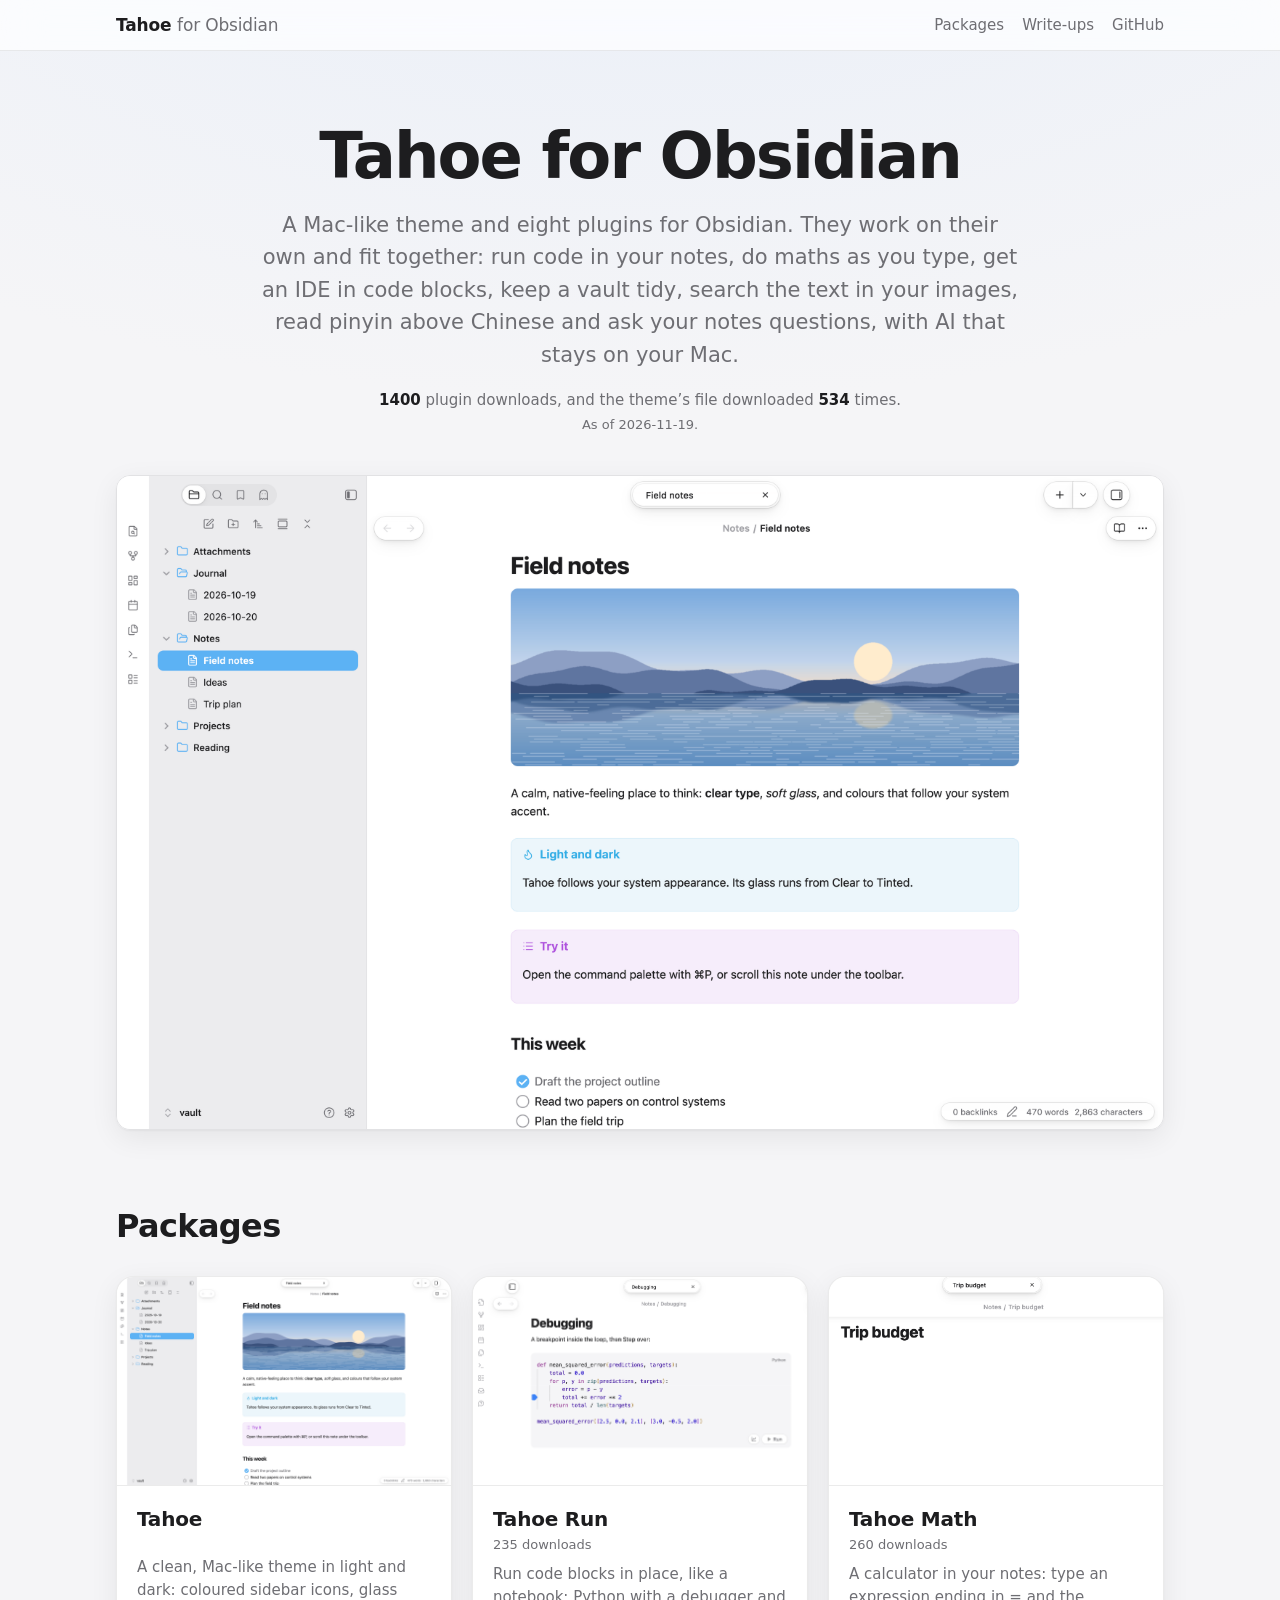
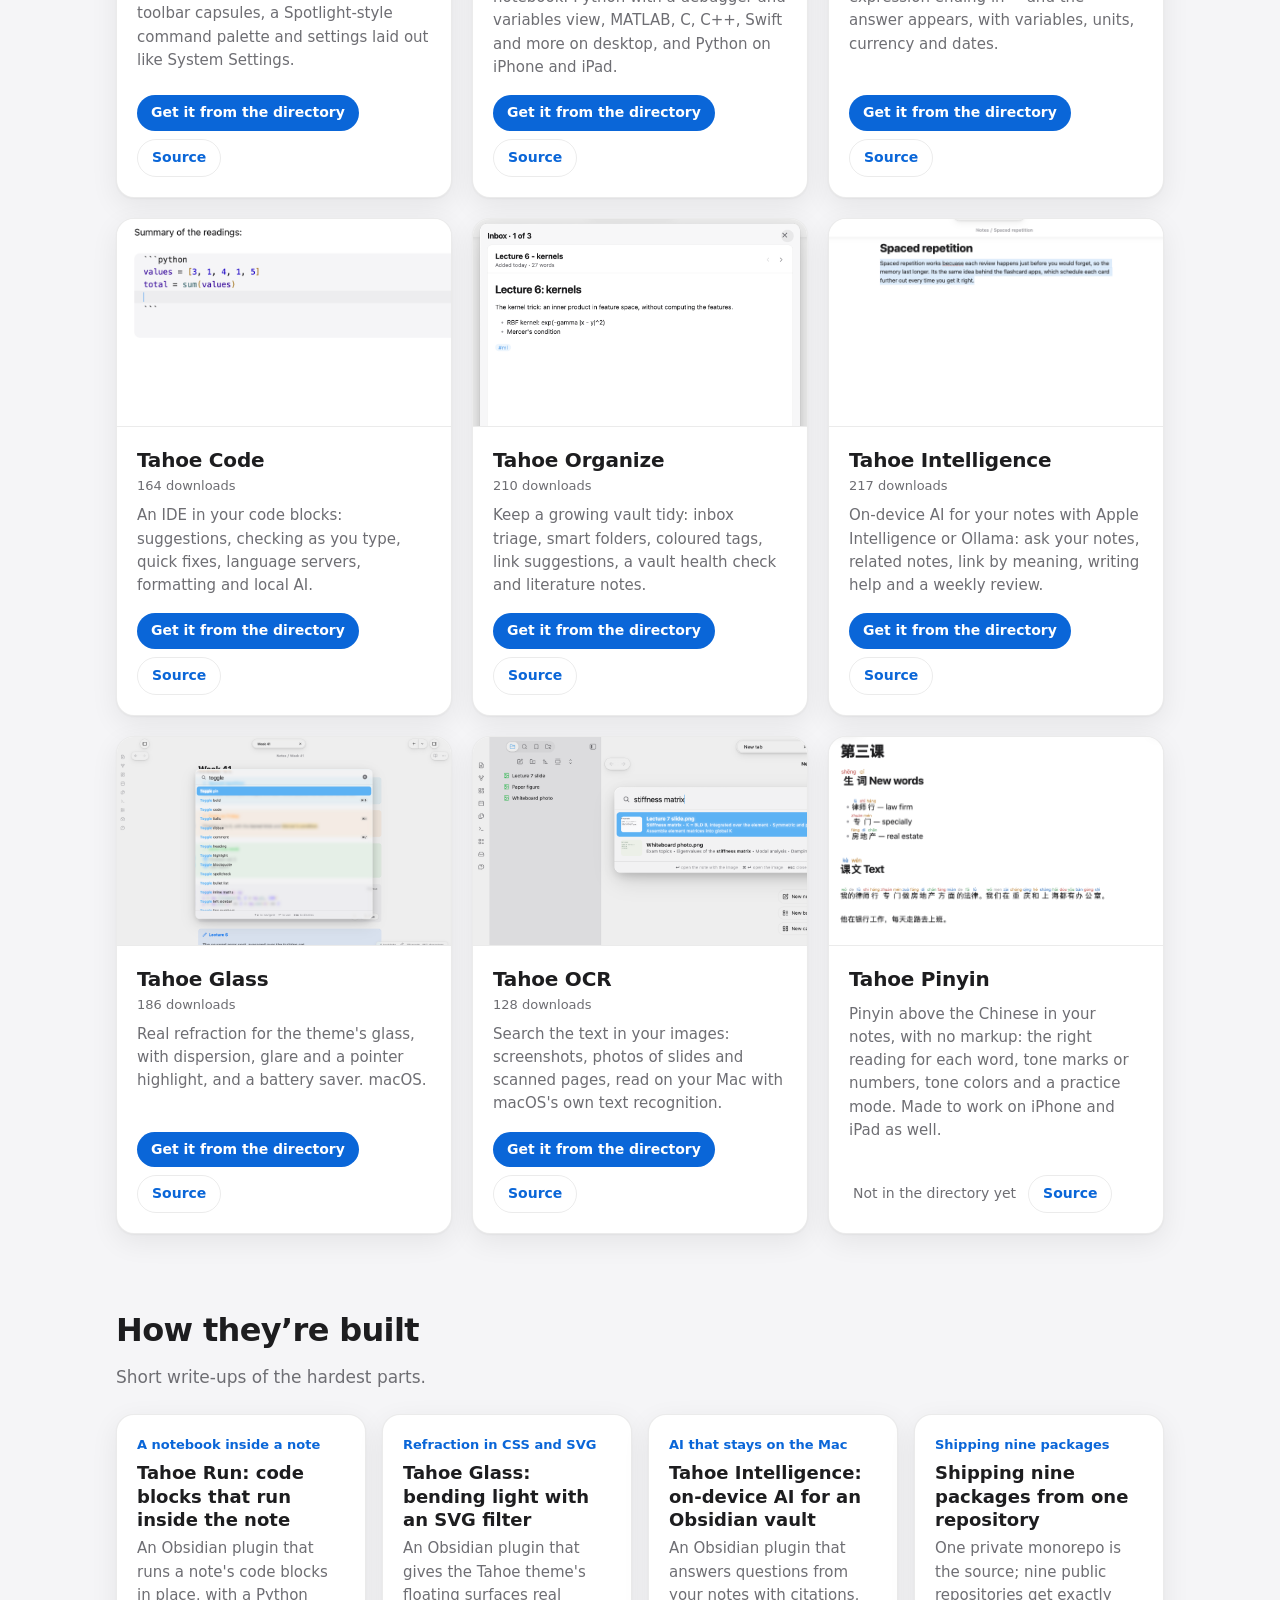
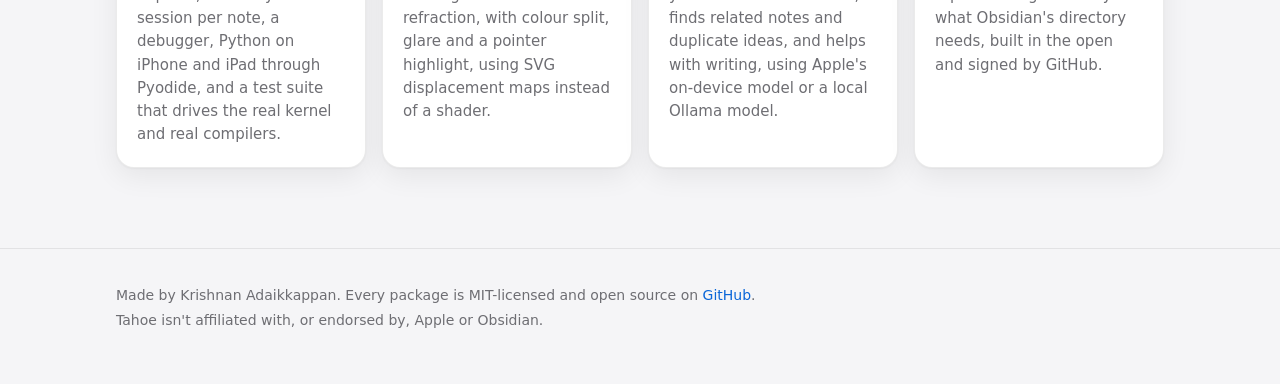
<file: index.html>
<!doctype html>
<html lang="en">
<head>
<meta charset="utf-8">
<meta name="viewport" content="width=device-width, initial-scale=1">
<title>Tahoe for Obsidian</title>
<meta name="description" content="A Mac-like theme and eight plugins for Obsidian: run code, maths, an IDE in code blocks, vault tidying, text in images, pinyin and on-device AI.">
<meta property="og:title" content="Tahoe for Obsidian">
<meta property="og:description" content="A Mac-like theme and eight plugins for Obsidian: run code, maths, an IDE in code blocks, vault tidying, text in images, pinyin and on-device AI.">
<link rel="stylesheet" href="style.css">
</head>
<body>
<header class="bar"><div class="bar-inner"><a class="brand" href="index.html">Tahoe <span>for Obsidian</span></a>
<nav><a href="index.html#packages">Packages</a><a href="index.html#writeups">Write-ups</a><a href="https://github.com/krishnanefx">GitHub</a></nav></div></header>
<main>
<section class="hero wrap">
<h1>Tahoe for Obsidian</h1>
<p class="lede">A Mac-like theme and eight plugins for Obsidian. They work on their own and fit together: run code in your notes, do maths as you type, get an IDE in code blocks, keep a vault tidy, search the text in your images, read pinyin above Chinese and ask your notes questions, with AI that stays on your Mac.</p>
<p class="stats"><span id="plugin-total">1400</span> plugin downloads, and the theme&rsquo;s file downloaded <span id="theme-total">534</span> times. <small id="stats-note">As of 2026-11-19.</small></p>
<picture class="shot"><source srcset="images/hero-dark.png" media="(prefers-color-scheme: dark)"><img src="images/hero-light.png" alt="Obsidian with the Tahoe theme: a sidebar of folders, a glass toolbar and a note"></picture>
</section>
<section id="packages" class="wrap">
<h2>Packages</h2>
<div class="grid">
<article class="card">
<img src="images/theme-light.png" alt="Tahoe" loading="lazy">
<div class="card-body"><h3>Tahoe</h3><span class="count" data-theme></span>
<p>A clean, Mac-like theme in light and dark: coloured sidebar icons, glass toolbar capsules, a Spotlight-style command palette and settings laid out like System Settings.</p>
<div class="links"><a class="btn" href="https://community.obsidian.md/themes/tahoe">Get it from the directory</a><a class="btn ghost" href="https://github.com/krishnanefx/obsidian-tahoe-theme">Source</a></div></div>
</article><article class="card">
<img src="images/run-debugger-demo.png" alt="Tahoe Run" loading="lazy">
<div class="card-body"><h3>Tahoe Run</h3><span class="count" data-plugin="tahoe-run" data-baked="235">235 downloads</span>
<p>Run code blocks in place, like a notebook: Python with a debugger and variables view, MATLAB, C, C++, Swift and more on desktop, and Python on iPhone and iPad.</p>
<div class="links"><a class="btn" href="https://community.obsidian.md/plugins/tahoe-run">Get it from the directory</a><a class="btn ghost" href="https://github.com/krishnanefx/obsidian-tahoe-run">Source</a></div></div>
</article><article class="card">
<img src="images/math-demo.png" alt="Tahoe Math" loading="lazy">
<div class="card-body"><h3>Tahoe Math</h3><span class="count" data-plugin="tahoe-math" data-baked="260">260 downloads</span>
<p>A calculator in your notes: type an expression ending in = and the answer appears, with variables, units, currency and dates.</p>
<div class="links"><a class="btn" href="https://community.obsidian.md/plugins/tahoe-math">Get it from the directory</a><a class="btn ghost" href="https://github.com/krishnanefx/obsidian-tahoe-math">Source</a></div></div>
</article><article class="card">
<img src="images/code-demo.png" alt="Tahoe Code" loading="lazy">
<div class="card-body"><h3>Tahoe Code</h3><span class="count" data-plugin="tahoe-code" data-baked="164">164 downloads</span>
<p>An IDE in your code blocks: suggestions, checking as you type, quick fixes, language servers, formatting and local AI.</p>
<div class="links"><a class="btn" href="https://community.obsidian.md/plugins/tahoe-code">Get it from the directory</a><a class="btn ghost" href="https://github.com/krishnanefx/obsidian-tahoe-code">Source</a></div></div>
</article><article class="card">
<img src="images/organize-triage-demo.png" alt="Tahoe Organize" loading="lazy">
<div class="card-body"><h3>Tahoe Organize</h3><span class="count" data-plugin="tahoe-organize" data-baked="210">210 downloads</span>
<p>Keep a growing vault tidy: inbox triage, smart folders, coloured tags, link suggestions, a vault health check and literature notes.</p>
<div class="links"><a class="btn" href="https://community.obsidian.md/plugins/tahoe-organize">Get it from the directory</a><a class="btn ghost" href="https://github.com/krishnanefx/obsidian-tahoe-organize">Source</a></div></div>
</article><article class="card">
<img src="images/intelligence-demo.png" alt="Tahoe Intelligence" loading="lazy">
<div class="card-body"><h3>Tahoe Intelligence</h3><span class="count" data-plugin="tahoe-intelligence" data-baked="217">217 downloads</span>
<p>On-device AI for your notes with Apple Intelligence or Ollama: ask your notes, related notes, link by meaning, writing help and a weekly review.</p>
<div class="links"><a class="btn" href="https://community.obsidian.md/plugins/tahoe-intelligence">Get it from the directory</a><a class="btn ghost" href="https://github.com/krishnanefx/obsidian-tahoe-intelligence">Source</a></div></div>
</article><article class="card">
<img src="images/glass-palette.png" alt="Tahoe Glass" loading="lazy">
<div class="card-body"><h3>Tahoe Glass</h3><span class="count" data-plugin="tahoe-glass" data-baked="186">186 downloads</span>
<p>Real refraction for the theme&#x27;s glass, with dispersion, glare and a pointer highlight, and a battery saver. macOS.</p>
<div class="links"><a class="btn" href="https://community.obsidian.md/plugins/tahoe-glass">Get it from the directory</a><a class="btn ghost" href="https://github.com/krishnanefx/obsidian-tahoe-glass">Source</a></div></div>
</article><article class="card">
<img src="images/ocr-search.png" alt="Tahoe OCR" loading="lazy">
<div class="card-body"><h3>Tahoe OCR</h3><span class="count" data-plugin="tahoe-ocr" data-baked="128">128 downloads</span>
<p>Search the text in your images: screenshots, photos of slides and scanned pages, read on your Mac with macOS&#x27;s own text recognition.</p>
<div class="links"><a class="btn" href="https://community.obsidian.md/plugins/tahoe-ocr">Get it from the directory</a><a class="btn ghost" href="https://github.com/krishnanefx/obsidian-tahoe-ocr">Source</a></div></div>
</article><article class="card">
<img src="images/pinyin-demo.png" alt="Tahoe Pinyin" loading="lazy">
<div class="card-body"><h3>Tahoe Pinyin</h3>
<p>Pinyin above the Chinese in your notes, with no markup: the right reading for each word, tone marks or numbers, tone colors and a practice mode. Made to work on iPhone and iPad as well.</p>
<div class="links"><span class="soon">Not in the directory yet</span><a class="btn ghost" href="https://github.com/krishnanefx/obsidian-tahoe-pinyin">Source</a></div></div>
</article>
</div>
</section>
<section id="writeups" class="wrap">
<h2>How they&rsquo;re built</h2>
<p class="section-lede">Short write-ups of the hardest parts.</p>
<div class="writeups"><a class="writeup" href="writeups/run.html"><span>A notebook inside a note</span><strong>Tahoe Run: code blocks that run inside the note</strong><em>An Obsidian plugin that runs a note&#x27;s code blocks in place, with a Python session per note, a debugger, Python on iPhone and iPad through Pyodide, and a test suite that drives the real kernel and real compilers.</em></a>
<a class="writeup" href="writeups/glass.html"><span>Refraction in CSS and SVG</span><strong>Tahoe Glass: bending light with an SVG filter</strong><em>An Obsidian plugin that gives the Tahoe theme&#x27;s floating surfaces real refraction, with colour split, glare and a pointer highlight, using SVG displacement maps instead of a shader.</em></a>
<a class="writeup" href="writeups/intelligence.html"><span>AI that stays on the Mac</span><strong>Tahoe Intelligence: on-device AI for an Obsidian vault</strong><em>An Obsidian plugin that answers questions from your notes with citations, finds related notes and duplicate ideas, and helps with writing, using Apple&#x27;s on-device model or a local Ollama model.</em></a>
<a class="writeup" href="writeups/release.html"><span>Shipping nine packages</span><strong>Shipping nine packages from one repository</strong><em>One private monorepo is the source; nine public repositories get exactly what Obsidian&#x27;s directory needs, built in the open and signed by GitHub.</em></a></div>
</section>
</main>
<script src="app.js"></script>
<footer><div class="wrap">
<p>Made by Krishnan Adaikkappan. Every package is MIT-licensed and open source on <a href="https://github.com/krishnanefx">GitHub</a>.</p>
<p>Tahoe isn't affiliated with, or endorsed by, Apple or Obsidian.</p>
</div></footer>
</body>
</html>
</file>
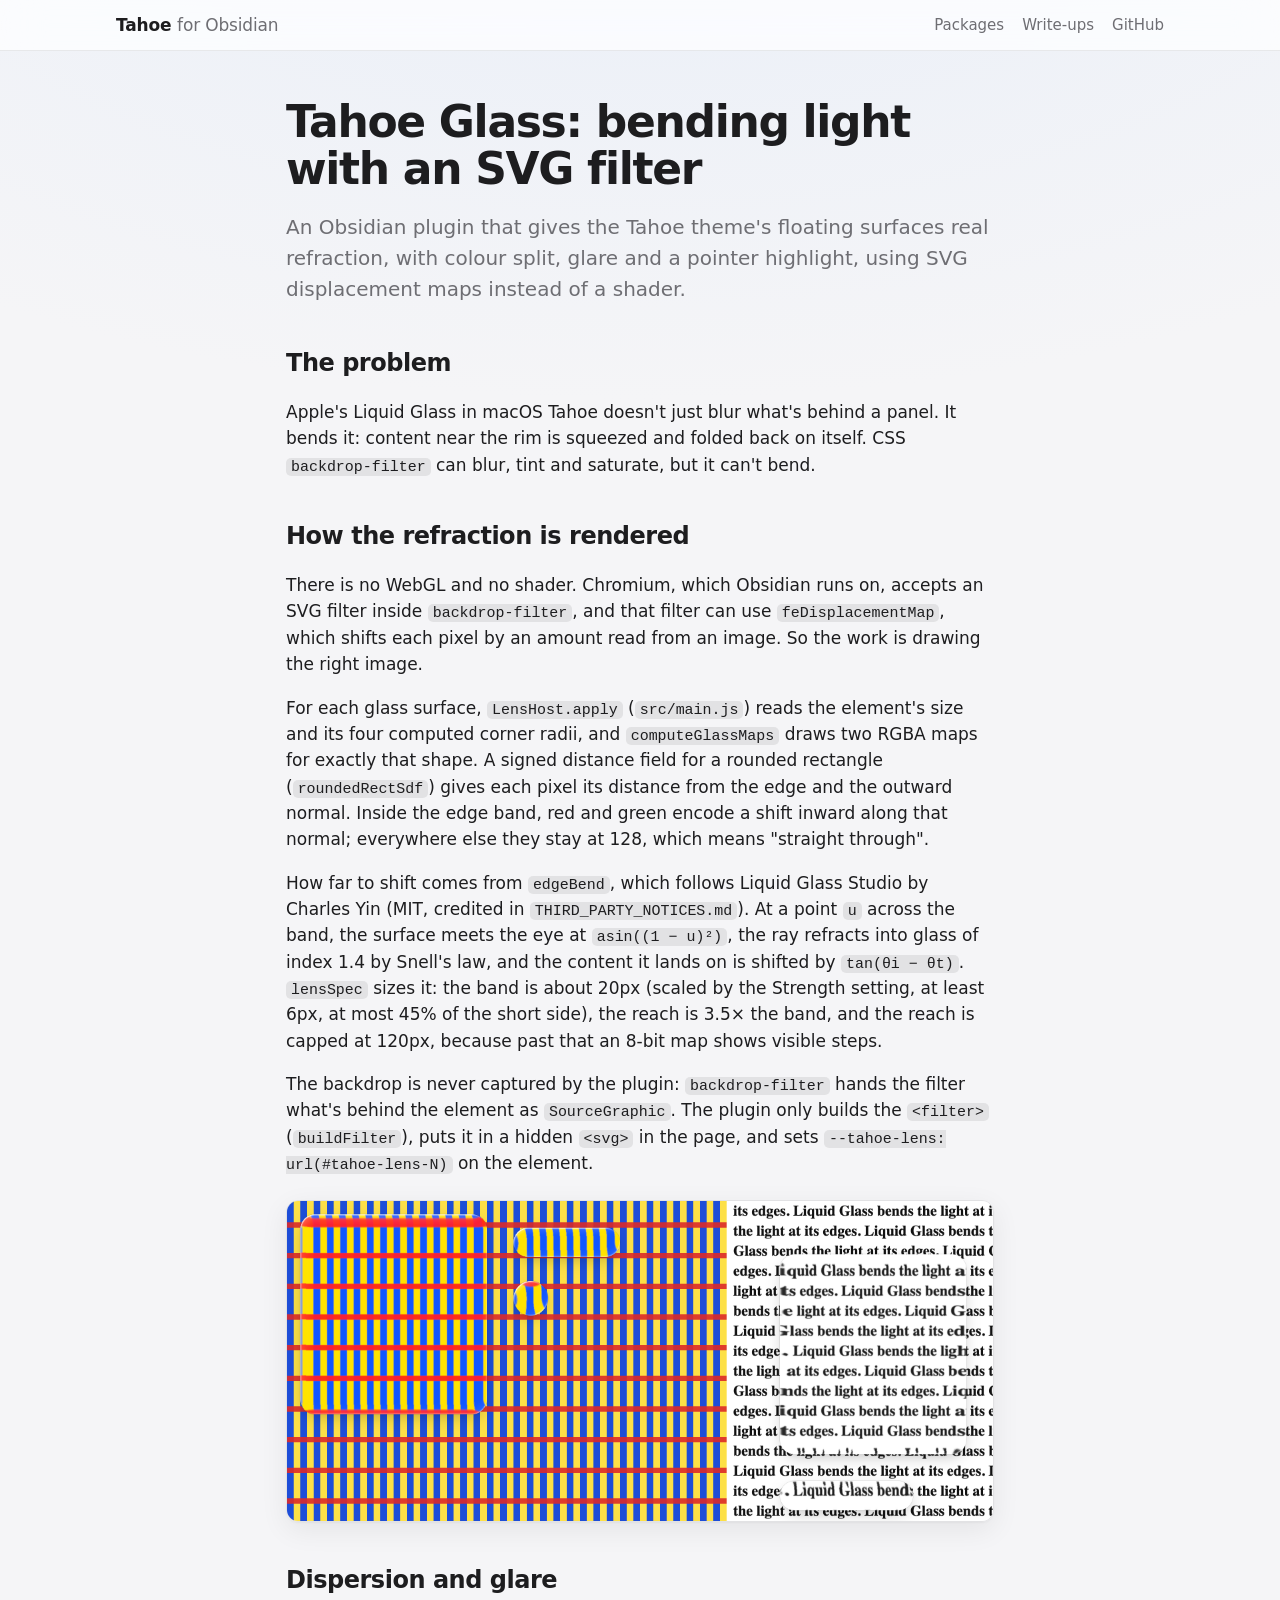
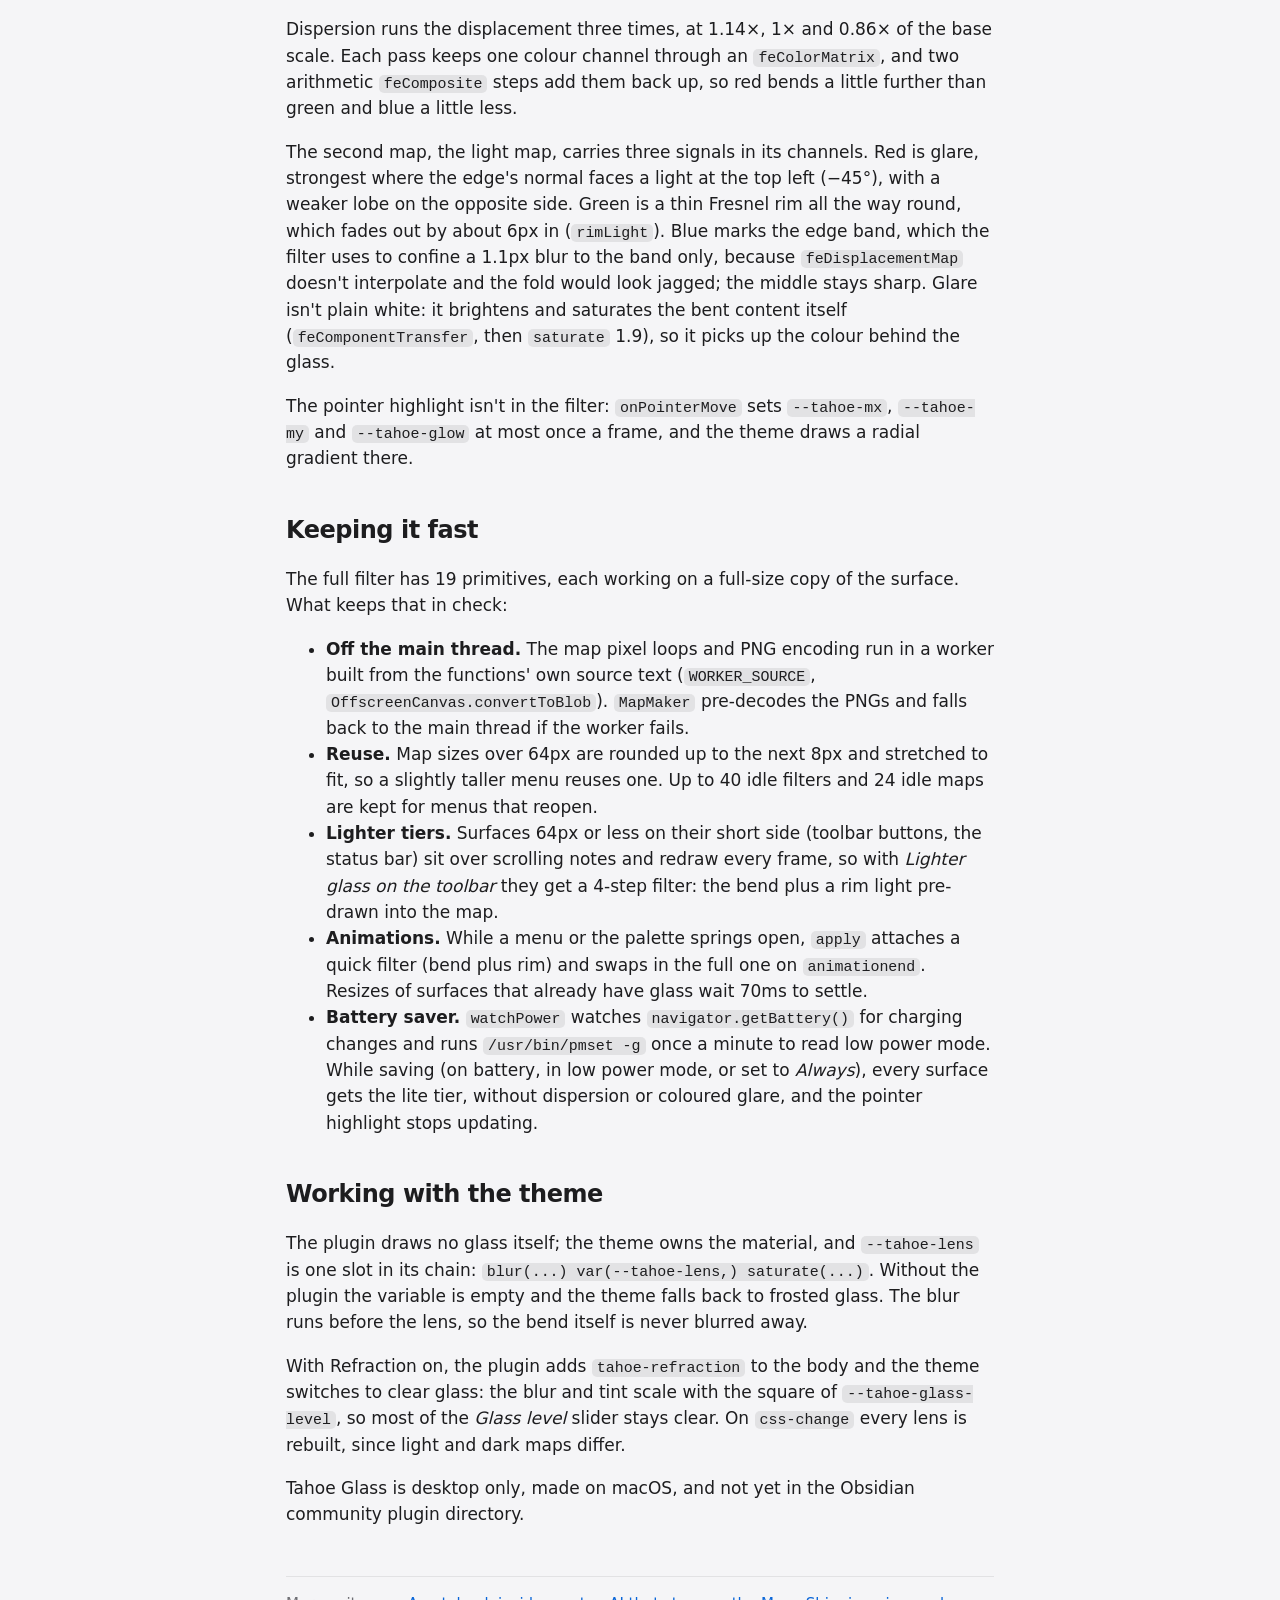
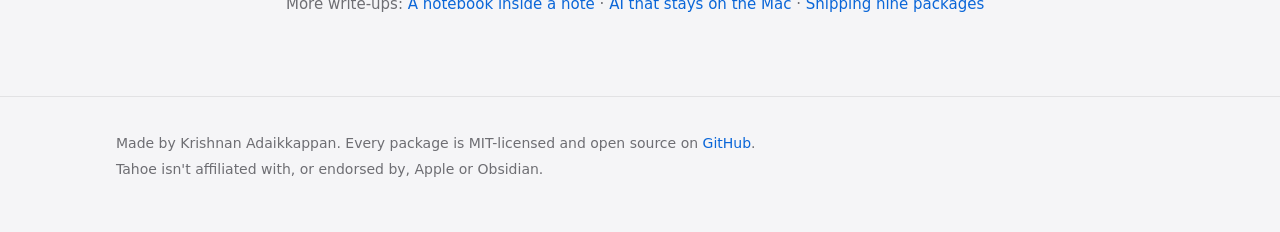
<file: writeups/glass.html>
<!doctype html>
<html lang="en">
<head>
<meta charset="utf-8">
<meta name="viewport" content="width=device-width, initial-scale=1">
<title>Tahoe Glass: bending light with an SVG filter · Tahoe</title>
<meta name="description" content="An Obsidian plugin that gives the Tahoe theme&#x27;s floating surfaces real refraction, with colour split, glare and a pointer highlight, using SVG displacement maps instead of a shader.">
<meta property="og:title" content="Tahoe Glass: bending light with an SVG filter · Tahoe">
<meta property="og:description" content="An Obsidian plugin that gives the Tahoe theme&#x27;s floating surfaces real refraction, with colour split, glare and a pointer highlight, using SVG displacement maps instead of a shader.">
<link rel="stylesheet" href="../style.css">
</head>
<body>
<header class="bar"><div class="bar-inner"><a class="brand" href="../index.html">Tahoe <span>for Obsidian</span></a>
<nav><a href="../index.html#packages">Packages</a><a href="../index.html#writeups">Write-ups</a><a href="https://github.com/krishnanefx">GitHub</a></nav></div></header>
<main class="wrap article">
<h1>Tahoe Glass: bending light with an SVG filter</h1>
<p>An Obsidian plugin that gives the Tahoe theme's floating surfaces real refraction, with colour split, glare and a pointer highlight, using SVG displacement maps instead of a shader.</p>
<h2>The problem</h2>
<p>Apple's Liquid Glass in macOS Tahoe doesn't just blur what's behind a panel. It bends it: content near the rim is squeezed and folded back on itself. CSS <code>backdrop-filter</code> can blur, tint and saturate, but it can't bend.</p>
<h2>How the refraction is rendered</h2>
<p>There is no WebGL and no shader. Chromium, which Obsidian runs on, accepts an SVG filter inside <code>backdrop-filter</code>, and that filter can use <code>feDisplacementMap</code>, which shifts each pixel by an amount read from an image. So the work is drawing the right image.</p>
<p>For each glass surface, <code>LensHost.apply</code> (<code>src/main.js</code>) reads the element's size and its four computed corner radii, and <code>computeGlassMaps</code> draws two RGBA maps for exactly that shape. A signed distance field for a rounded rectangle (<code>roundedRectSdf</code>) gives each pixel its distance from the edge and the outward normal. Inside the edge band, red and green encode a shift inward along that normal; everywhere else they stay at 128, which means "straight through".</p>
<p>How far to shift comes from <code>edgeBend</code>, which follows Liquid Glass Studio by Charles Yin (MIT, credited in <code>THIRD_PARTY_NOTICES.md</code>). At a point <code>u</code> across the band, the surface meets the eye at <code>asin((1 − u)²)</code>, the ray refracts into glass of index 1.4 by Snell's law, and the content it lands on is shifted by <code>tan(θi − θt)</code>. <code>lensSpec</code> sizes it: the band is about 20px (scaled by the Strength setting, at least 6px, at most 45% of the short side), the reach is 3.5× the band, and the reach is capped at 120px, because past that an 8-bit map shows visible steps.</p>
<p>The backdrop is never captured by the plugin: <code>backdrop-filter</code> hands the filter what's behind the element as <code>SourceGraphic</code>. The plugin only builds the <code>&lt;filter&gt;</code> (<code>buildFilter</code>), puts it in a hidden <code>&lt;svg&gt;</code> in the page, and sets <code>--tahoe-lens: url(#tahoe-lens-N)</code> on the element.</p>
<p><img alt="Square, capsule and round lenses over red, yellow and blue stripes, and rounded panels over text: the stripes and letters bend and fold back at each rim" src="../images/glass-glass-lens-test.png" /></p>
<h2>Dispersion and glare</h2>
<p>Dispersion runs the displacement three times, at 1.14×, 1× and 0.86× of the base scale. Each pass keeps one colour channel through an <code>feColorMatrix</code>, and two arithmetic <code>feComposite</code> steps add them back up, so red bends a little further than green and blue a little less.</p>
<p>The second map, the light map, carries three signals in its channels. Red is glare, strongest where the edge's normal faces a light at the top left (−45°), with a weaker lobe on the opposite side. Green is a thin Fresnel rim all the way round, which fades out by about 6px in (<code>rimLight</code>). Blue marks the edge band, which the filter uses to confine a 1.1px blur to the band only, because <code>feDisplacementMap</code> doesn't interpolate and the fold would look jagged; the middle stays sharp. Glare isn't plain white: it brightens and saturates the bent content itself (<code>feComponentTransfer</code>, then <code>saturate</code> 1.9), so it picks up the colour behind the glass.</p>
<p>The pointer highlight isn't in the filter: <code>onPointerMove</code> sets <code>--tahoe-mx</code>, <code>--tahoe-my</code> and <code>--tahoe-glow</code> at most once a frame, and the theme draws a radial gradient there.</p>
<h2>Keeping it fast</h2>
<p>The full filter has 19 primitives, each working on a full-size copy of the surface. What keeps that in check:</p>
<ul>
<li><strong>Off the main thread.</strong> The map pixel loops and PNG encoding run in a worker built from the functions' own source text (<code>WORKER_SOURCE</code>, <code>OffscreenCanvas.convertToBlob</code>). <code>MapMaker</code> pre-decodes the PNGs and falls back to the main thread if the worker fails.</li>
<li><strong>Reuse.</strong> Map sizes over 64px are rounded up to the next 8px and stretched to fit, so a slightly taller menu reuses one. Up to 40 idle filters and 24 idle maps are kept for menus that reopen.</li>
<li><strong>Lighter tiers.</strong> Surfaces 64px or less on their short side (toolbar buttons, the status bar) sit over scrolling notes and redraw every frame, so with <em>Lighter glass on the toolbar</em> they get a 4-step filter: the bend plus a rim light pre-drawn into the map.</li>
<li><strong>Animations.</strong> While a menu or the palette springs open, <code>apply</code> attaches a quick filter (bend plus rim) and swaps in the full one on <code>animationend</code>. Resizes of surfaces that already have glass wait 70ms to settle.</li>
<li><strong>Battery saver.</strong> <code>watchPower</code> watches <code>navigator.getBattery()</code> for charging changes and runs <code>/usr/bin/pmset -g</code> once a minute to read low power mode. While saving (on battery, in low power mode, or set to <em>Always</em>), every surface gets the lite tier, without dispersion or coloured glare, and the pointer highlight stops updating.</li>
</ul>
<h2>Working with the theme</h2>
<p>The plugin draws no glass itself; the theme owns the material, and <code>--tahoe-lens</code> is one slot in its chain: <code>blur(...) var(--tahoe-lens,) saturate(...)</code>. Without the plugin the variable is empty and the theme falls back to frosted glass. The blur runs before the lens, so the bend itself is never blurred away.</p>
<p>With Refraction on, the plugin adds <code>tahoe-refraction</code> to the body and the theme switches to clear glass: the blur and tint scale with the square of <code>--tahoe-glass-level</code>, so most of the <em>Glass level</em> slider stays clear. On <code>css-change</code> every lens is rebuilt, since light and dark maps differ.</p>
<p>Tahoe Glass is desktop only, made on macOS, and not yet in the Obsidian community plugin directory.</p>
<p class="more">More write-ups: <a href="run.html">A notebook inside a note</a> · <a href="intelligence.html">AI that stays on the Mac</a> · <a href="release.html">Shipping nine packages</a></p>
</main>
<footer><div class="wrap">
<p>Made by Krishnan Adaikkappan. Every package is MIT-licensed and open source on <a href="https://github.com/krishnanefx">GitHub</a>.</p>
<p>Tahoe isn't affiliated with, or endorsed by, Apple or Obsidian.</p>
</div></footer>
</body>
</html>
</file>
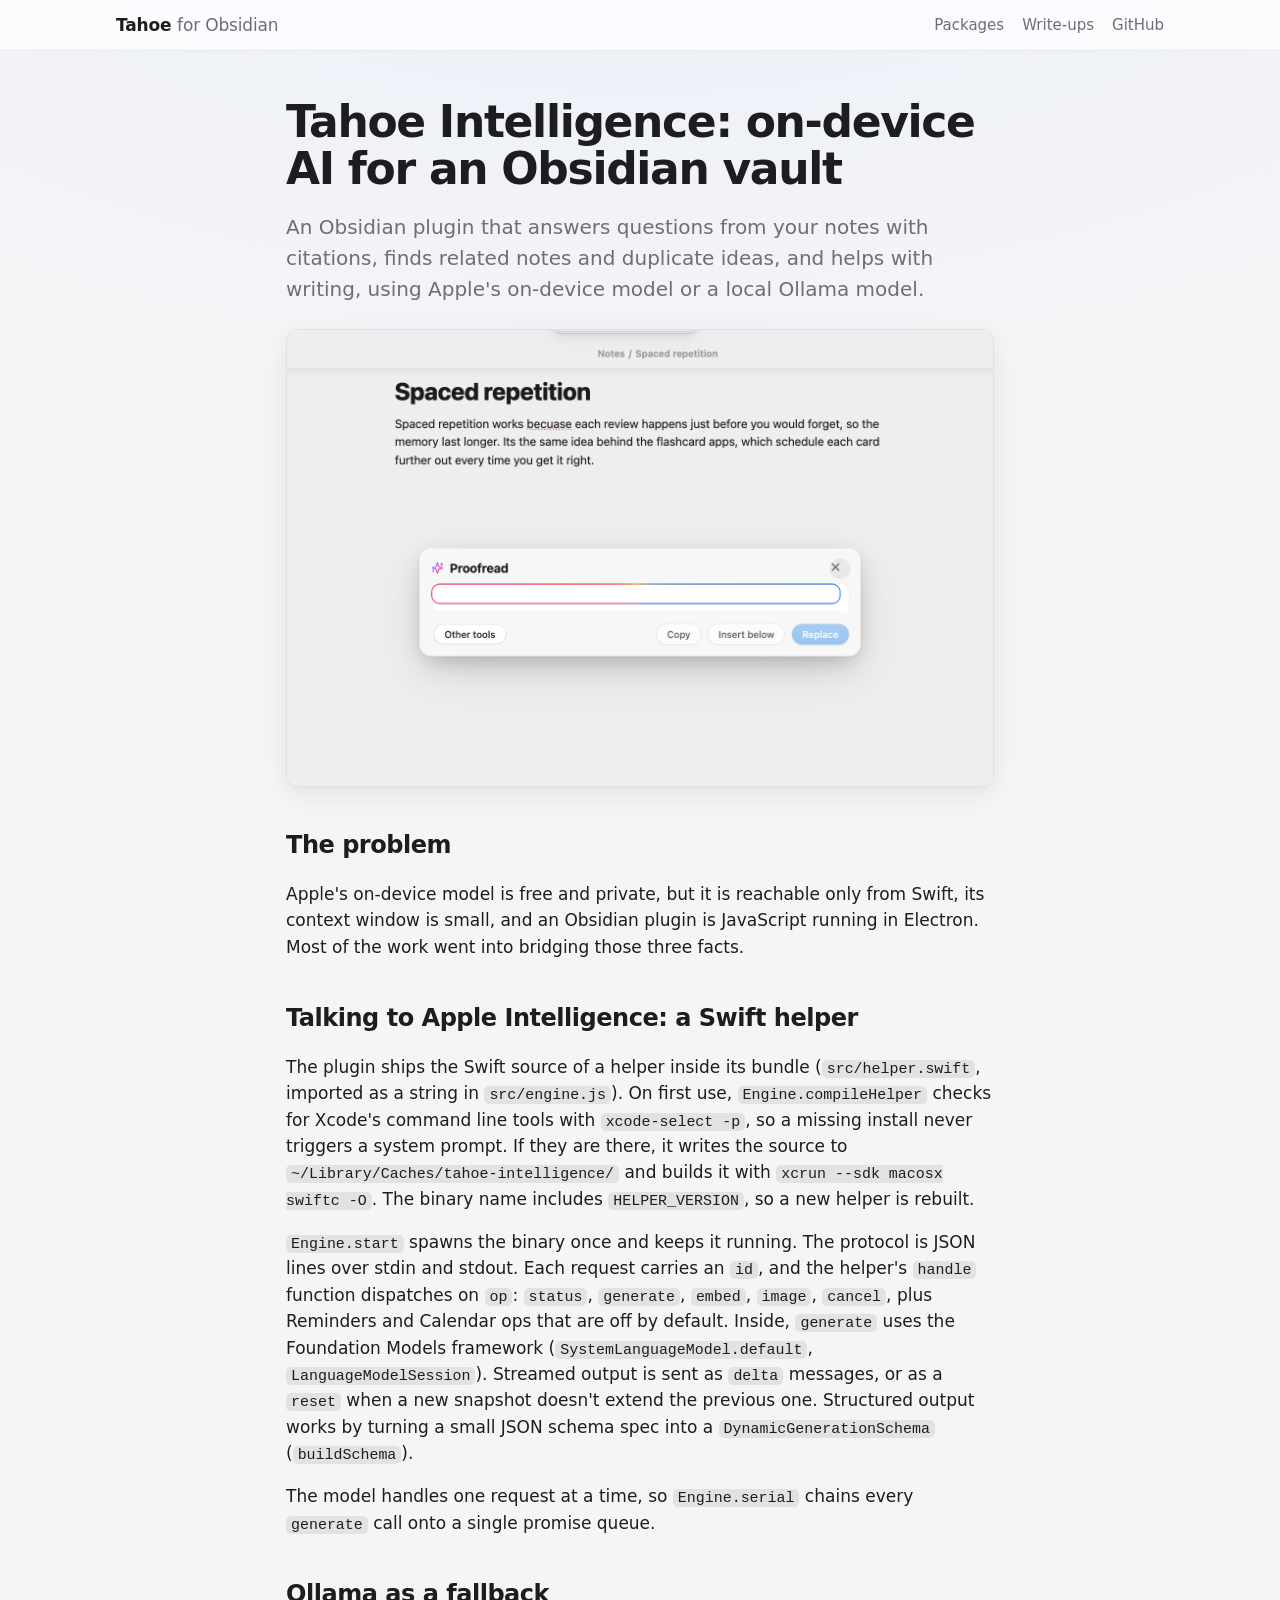
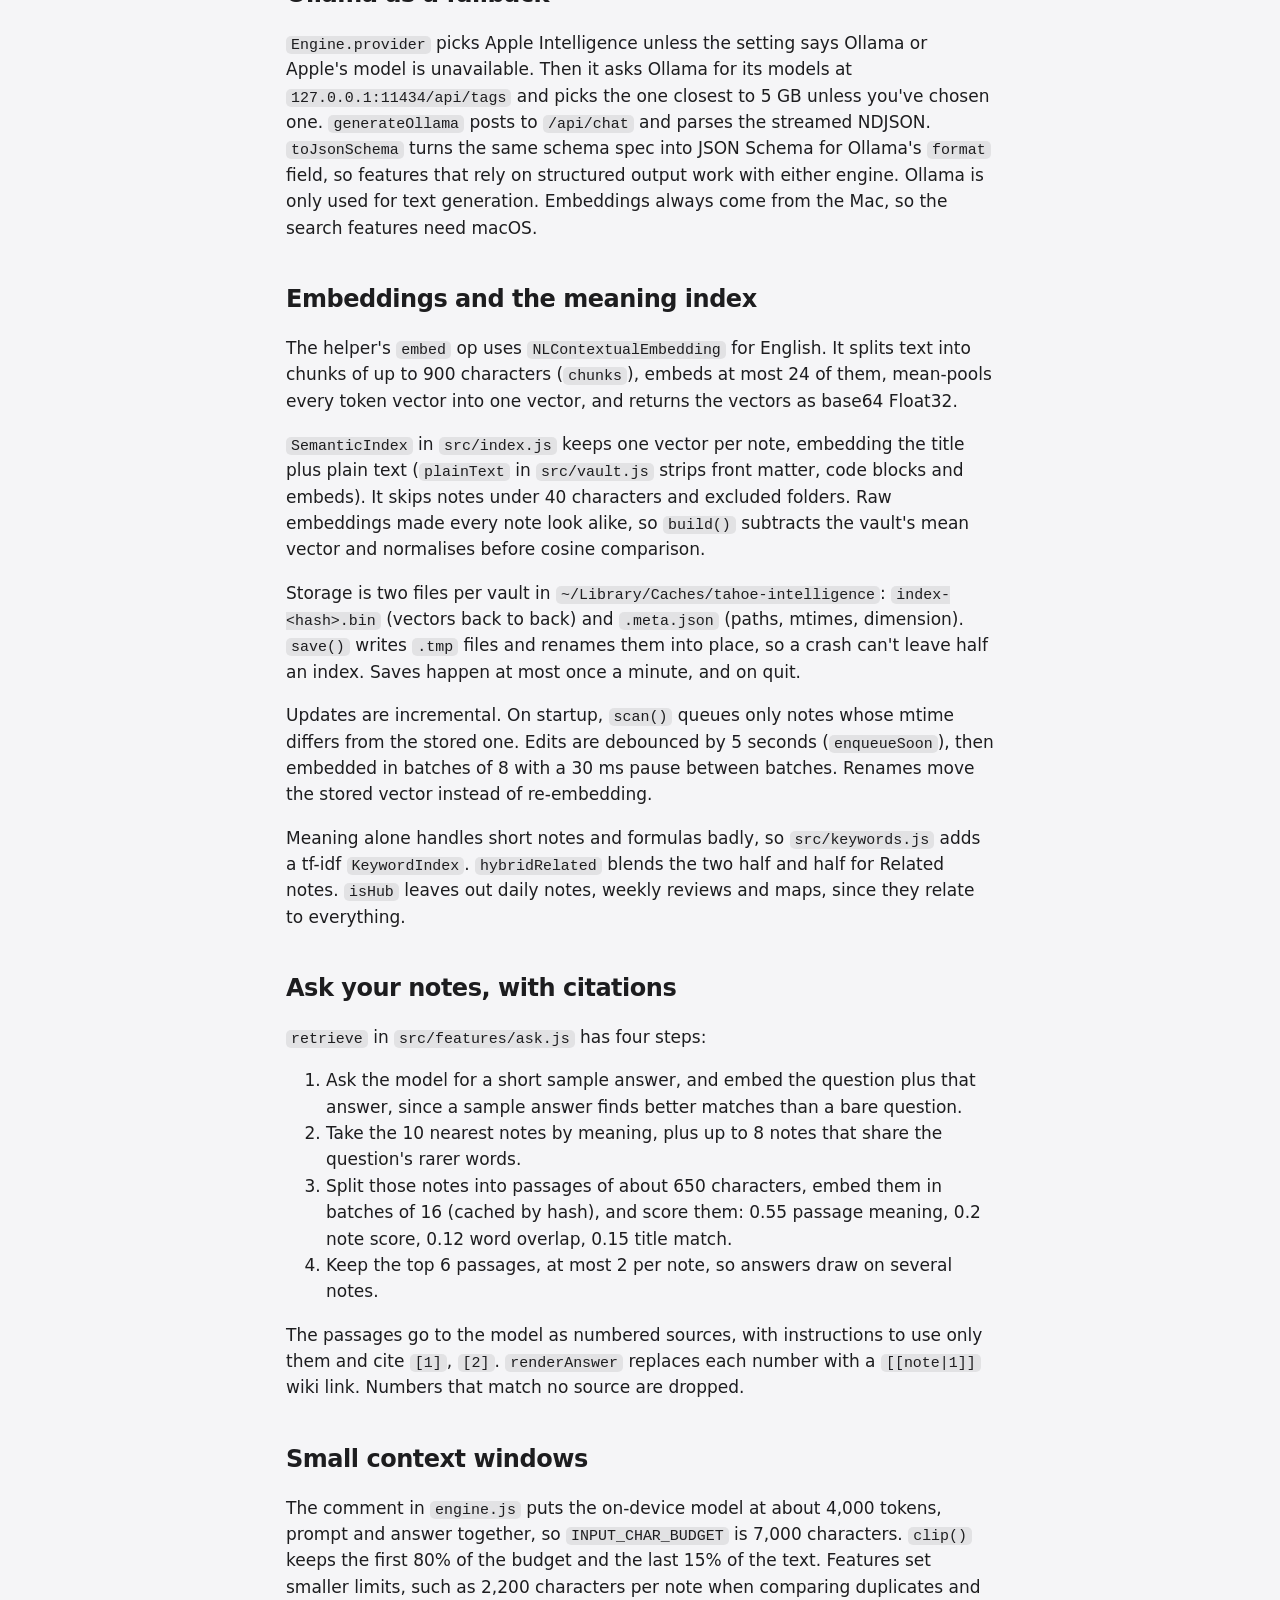
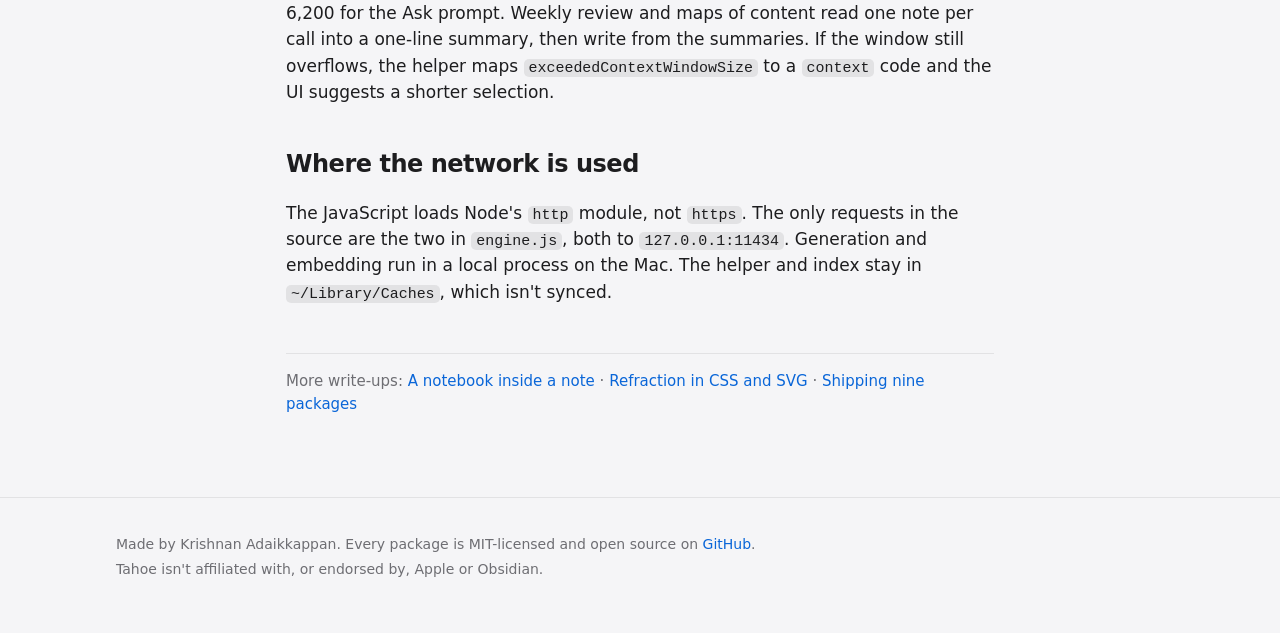
<file: writeups/intelligence.html>
<!doctype html>
<html lang="en">
<head>
<meta charset="utf-8">
<meta name="viewport" content="width=device-width, initial-scale=1">
<title>Tahoe Intelligence: on-device AI for an Obsidian vault · Tahoe</title>
<meta name="description" content="An Obsidian plugin that answers questions from your notes with citations, finds related notes and duplicate ideas, and helps with writing, using Apple&#x27;s on-device model or a local Ollama model.">
<meta property="og:title" content="Tahoe Intelligence: on-device AI for an Obsidian vault · Tahoe">
<meta property="og:description" content="An Obsidian plugin that answers questions from your notes with citations, finds related notes and duplicate ideas, and helps with writing, using Apple&#x27;s on-device model or a local Ollama model.">
<link rel="stylesheet" href="../style.css">
</head>
<body>
<header class="bar"><div class="bar-inner"><a class="brand" href="../index.html">Tahoe <span>for Obsidian</span></a>
<nav><a href="../index.html#packages">Packages</a><a href="../index.html#writeups">Write-ups</a><a href="https://github.com/krishnanefx">GitHub</a></nav></div></header>
<main class="wrap article">
<h1>Tahoe Intelligence: on-device AI for an Obsidian vault</h1>
<p>An Obsidian plugin that answers questions from your notes with citations, finds related notes and duplicate ideas, and helps with writing, using Apple's on-device model or a local Ollama model.</p>
<p><img alt="Proofread in Tahoe Intelligence: a short note with three changes marked, and Copy, Insert below and Replace buttons" src="../images/intelligence-demo.png" /></p>
<h2>The problem</h2>
<p>Apple's on-device model is free and private, but it is reachable only from Swift, its context window is small, and an Obsidian plugin is JavaScript running in Electron. Most of the work went into bridging those three facts.</p>
<h2>Talking to Apple Intelligence: a Swift helper</h2>
<p>The plugin ships the Swift source of a helper inside its bundle (<code>src/helper.swift</code>, imported as a string in <code>src/engine.js</code>). On first use, <code>Engine.compileHelper</code> checks for Xcode's command line tools with <code>xcode-select -p</code>, so a missing install never triggers a system prompt. If they are there, it writes the source to <code>~/Library/Caches/tahoe-intelligence/</code> and builds it with <code>xcrun --sdk macosx swiftc -O</code>. The binary name includes <code>HELPER_VERSION</code>, so a new helper is rebuilt.</p>
<p><code>Engine.start</code> spawns the binary once and keeps it running. The protocol is JSON lines over stdin and stdout. Each request carries an <code>id</code>, and the helper's <code>handle</code> function dispatches on <code>op</code>: <code>status</code>, <code>generate</code>, <code>embed</code>, <code>image</code>, <code>cancel</code>, plus Reminders and Calendar ops that are off by default. Inside, <code>generate</code> uses the Foundation Models framework (<code>SystemLanguageModel.default</code>, <code>LanguageModelSession</code>). Streamed output is sent as <code>delta</code> messages, or as a <code>reset</code> when a new snapshot doesn't extend the previous one. Structured output works by turning a small JSON schema spec into a <code>DynamicGenerationSchema</code> (<code>buildSchema</code>).</p>
<p>The model handles one request at a time, so <code>Engine.serial</code> chains every <code>generate</code> call onto a single promise queue.</p>
<h2>Ollama as a fallback</h2>
<p><code>Engine.provider</code> picks Apple Intelligence unless the setting says Ollama or Apple's model is unavailable. Then it asks Ollama for its models at <code>127.0.0.1:11434/api/tags</code> and picks the one closest to 5 GB unless you've chosen one. <code>generateOllama</code> posts to <code>/api/chat</code> and parses the streamed NDJSON. <code>toJsonSchema</code> turns the same schema spec into JSON Schema for Ollama's <code>format</code> field, so features that rely on structured output work with either engine. Ollama is only used for text generation. Embeddings always come from the Mac, so the search features need macOS.</p>
<h2>Embeddings and the meaning index</h2>
<p>The helper's <code>embed</code> op uses <code>NLContextualEmbedding</code> for English. It splits text into chunks of up to 900 characters (<code>chunks</code>), embeds at most 24 of them, mean-pools every token vector into one vector, and returns the vectors as base64 Float32.</p>
<p><code>SemanticIndex</code> in <code>src/index.js</code> keeps one vector per note, embedding the title plus plain text (<code>plainText</code> in <code>src/vault.js</code> strips front matter, code blocks and embeds). It skips notes under 40 characters and excluded folders. Raw embeddings made every note look alike, so <code>build()</code> subtracts the vault's mean vector and normalises before cosine comparison.</p>
<p>Storage is two files per vault in <code>~/Library/Caches/tahoe-intelligence</code>: <code>index-&lt;hash&gt;.bin</code> (vectors back to back) and <code>.meta.json</code> (paths, mtimes, dimension). <code>save()</code> writes <code>.tmp</code> files and renames them into place, so a crash can't leave half an index. Saves happen at most once a minute, and on quit.</p>
<p>Updates are incremental. On startup, <code>scan()</code> queues only notes whose mtime differs from the stored one. Edits are debounced by 5 seconds (<code>enqueueSoon</code>), then embedded in batches of 8 with a 30 ms pause between batches. Renames move the stored vector instead of re-embedding.</p>
<p>Meaning alone handles short notes and formulas badly, so <code>src/keywords.js</code> adds a tf-idf <code>KeywordIndex</code>. <code>hybridRelated</code> blends the two half and half for Related notes. <code>isHub</code> leaves out daily notes, weekly reviews and maps, since they relate to everything.</p>
<h2>Ask your notes, with citations</h2>
<p><code>retrieve</code> in <code>src/features/ask.js</code> has four steps:</p>
<ol>
<li>Ask the model for a short sample answer, and embed the question plus that answer, since a sample answer finds better matches than a bare question.</li>
<li>Take the 10 nearest notes by meaning, plus up to 8 notes that share the question's rarer words.</li>
<li>Split those notes into passages of about 650 characters, embed them in batches of 16 (cached by hash), and score them: 0.55 passage meaning, 0.2 note score, 0.12 word overlap, 0.15 title match.</li>
<li>Keep the top 6 passages, at most 2 per note, so answers draw on several notes.</li>
</ol>
<p>The passages go to the model as numbered sources, with instructions to use only them and cite <code>[1]</code>, <code>[2]</code>. <code>renderAnswer</code> replaces each number with a <code>[[note|1]]</code> wiki link. Numbers that match no source are dropped.</p>
<h2>Small context windows</h2>
<p>The comment in <code>engine.js</code> puts the on-device model at about 4,000 tokens, prompt and answer together, so <code>INPUT_CHAR_BUDGET</code> is 7,000 characters. <code>clip()</code> keeps the first 80% of the budget and the last 15% of the text. Features set smaller limits, such as 2,200 characters per note when comparing duplicates and 6,200 for the Ask prompt. Weekly review and maps of content read one note per call into a one-line summary, then write from the summaries. If the window still overflows, the helper maps <code>exceededContextWindowSize</code> to a <code>context</code> code and the UI suggests a shorter selection.</p>
<h2>Where the network is used</h2>
<p>The JavaScript loads Node's <code>http</code> module, not <code>https</code>. The only requests in the source are the two in <code>engine.js</code>, both to <code>127.0.0.1:11434</code>. Generation and embedding run in a local process on the Mac. The helper and index stay in <code>~/Library/Caches</code>, which isn't synced.</p>
<p class="more">More write-ups: <a href="run.html">A notebook inside a note</a> · <a href="glass.html">Refraction in CSS and SVG</a> · <a href="release.html">Shipping nine packages</a></p>
</main>
<footer><div class="wrap">
<p>Made by Krishnan Adaikkappan. Every package is MIT-licensed and open source on <a href="https://github.com/krishnanefx">GitHub</a>.</p>
<p>Tahoe isn't affiliated with, or endorsed by, Apple or Obsidian.</p>
</div></footer>
</body>
</html>
</file>
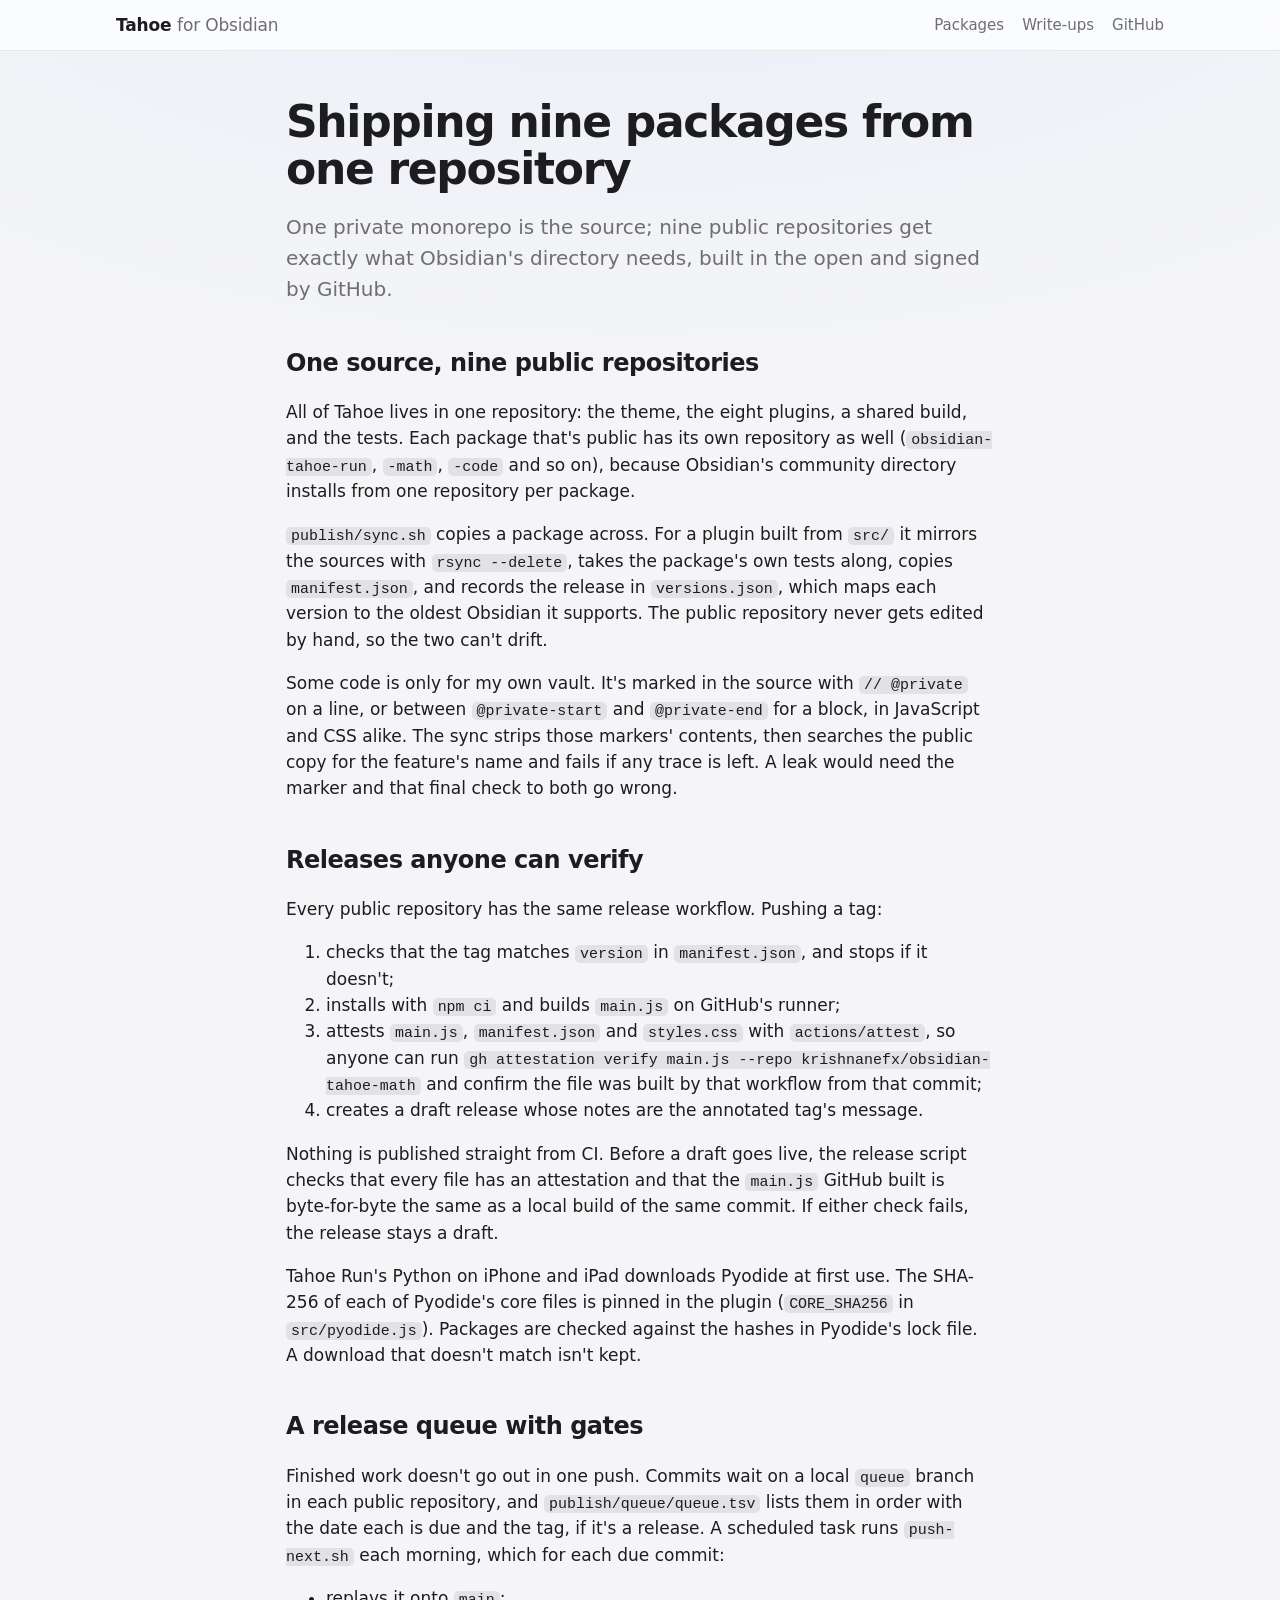
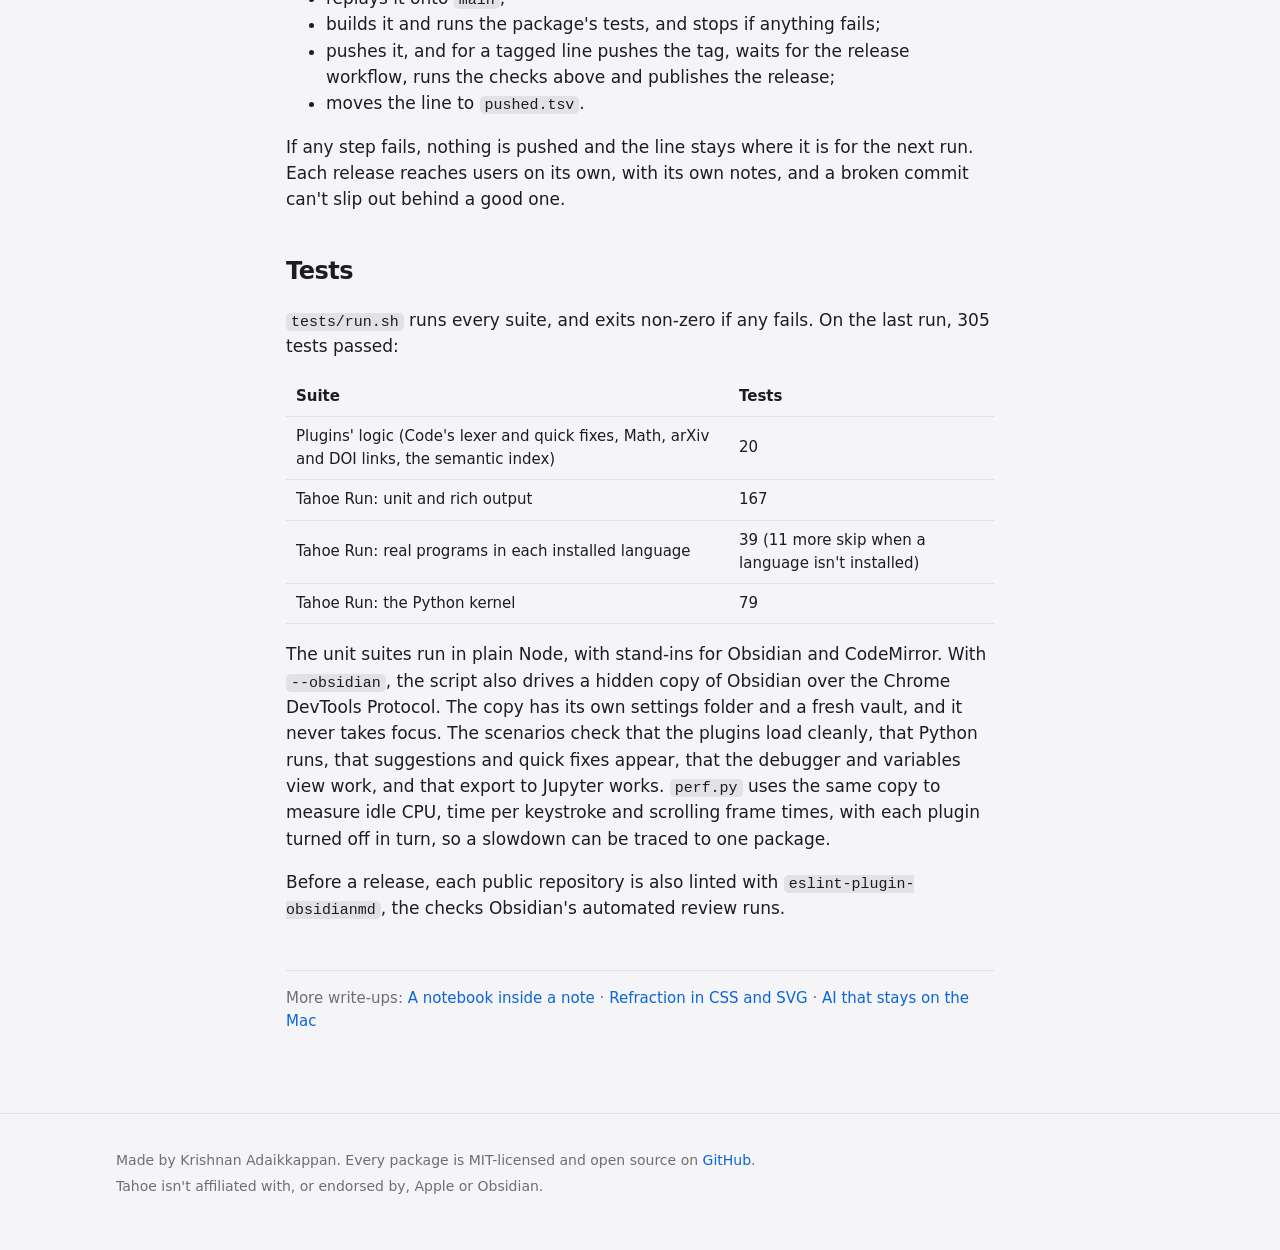
<file: writeups/release.html>
<!doctype html>
<html lang="en">
<head>
<meta charset="utf-8">
<meta name="viewport" content="width=device-width, initial-scale=1">
<title>Shipping nine packages from one repository · Tahoe</title>
<meta name="description" content="One private monorepo is the source; nine public repositories get exactly what Obsidian&#x27;s directory needs, built in the open and signed by GitHub.">
<meta property="og:title" content="Shipping nine packages from one repository · Tahoe">
<meta property="og:description" content="One private monorepo is the source; nine public repositories get exactly what Obsidian&#x27;s directory needs, built in the open and signed by GitHub.">
<link rel="stylesheet" href="../style.css">
</head>
<body>
<header class="bar"><div class="bar-inner"><a class="brand" href="../index.html">Tahoe <span>for Obsidian</span></a>
<nav><a href="../index.html#packages">Packages</a><a href="../index.html#writeups">Write-ups</a><a href="https://github.com/krishnanefx">GitHub</a></nav></div></header>
<main class="wrap article">
<h1>Shipping nine packages from one repository</h1>
<p>One private monorepo is the source; nine public repositories get exactly what Obsidian's directory needs, built in the open and signed by GitHub.</p>
<h2>One source, nine public repositories</h2>
<p>All of Tahoe lives in one repository: the theme, the eight plugins, a shared build, and the tests. Each package that's public has its own repository as well (<code>obsidian-tahoe-run</code>, <code>-math</code>, <code>-code</code> and so on), because Obsidian's community directory installs from one repository per package.</p>
<p><code>publish/sync.sh</code> copies a package across. For a plugin built from <code>src/</code> it mirrors the sources with <code>rsync --delete</code>, takes the package's own tests along, copies <code>manifest.json</code>, and records the release in <code>versions.json</code>, which maps each version to the oldest Obsidian it supports. The public repository never gets edited by hand, so the two can't drift.</p>
<p>Some code is only for my own vault. It's marked in the source with <code>// @private</code> on a line, or between <code>@private-start</code> and <code>@private-end</code> for a block, in JavaScript and CSS alike. The sync strips those markers' contents, then searches the public copy for the feature's name and fails if any trace is left. A leak would need the marker and that final check to both go wrong.</p>
<h2>Releases anyone can verify</h2>
<p>Every public repository has the same release workflow. Pushing a tag:</p>
<ol>
<li>checks that the tag matches <code>version</code> in <code>manifest.json</code>, and stops if it doesn't;</li>
<li>installs with <code>npm ci</code> and builds <code>main.js</code> on GitHub's runner;</li>
<li>attests <code>main.js</code>, <code>manifest.json</code> and <code>styles.css</code> with <code>actions/attest</code>, so anyone can run <code>gh attestation verify main.js --repo krishnanefx/obsidian-tahoe-math</code> and confirm the file was built by that workflow from that commit;</li>
<li>creates a draft release whose notes are the annotated tag's message.</li>
</ol>
<p>Nothing is published straight from CI. Before a draft goes live, the release script checks that every file has an attestation and that the <code>main.js</code> GitHub built is byte-for-byte the same as a local build of the same commit. If either check fails, the release stays a draft.</p>
<p>Tahoe Run's Python on iPhone and iPad downloads Pyodide at first use. The SHA-256 of each of Pyodide's core files is pinned in the plugin (<code>CORE_SHA256</code> in <code>src/pyodide.js</code>). Packages are checked against the hashes in Pyodide's lock file. A download that doesn't match isn't kept.</p>
<h2>A release queue with gates</h2>
<p>Finished work doesn't go out in one push. Commits wait on a local <code>queue</code> branch in each public repository, and <code>publish/queue/queue.tsv</code> lists them in order with the date each is due and the tag, if it's a release. A scheduled task runs <code>push-next.sh</code> each morning, which for each due commit:</p>
<ul>
<li>replays it onto <code>main</code>;</li>
<li>builds it and runs the package's tests, and stops if anything fails;</li>
<li>pushes it, and for a tagged line pushes the tag, waits for the release workflow, runs the checks above and publishes the release;</li>
<li>moves the line to <code>pushed.tsv</code>.</li>
</ul>
<p>If any step fails, nothing is pushed and the line stays where it is for the next run. Each release reaches users on its own, with its own notes, and a broken commit can't slip out behind a good one.</p>
<h2>Tests</h2>
<p><code>tests/run.sh</code> runs every suite, and exits non-zero if any fails. On the last run, 305 tests passed:</p>
<table>
<thead>
<tr>
<th>Suite</th>
<th>Tests</th>
</tr>
</thead>
<tbody>
<tr>
<td>Plugins' logic (Code's lexer and quick fixes, Math, arXiv and DOI links, the semantic index)</td>
<td>20</td>
</tr>
<tr>
<td>Tahoe Run: unit and rich output</td>
<td>167</td>
</tr>
<tr>
<td>Tahoe Run: real programs in each installed language</td>
<td>39 (11 more skip when a language isn't installed)</td>
</tr>
<tr>
<td>Tahoe Run: the Python kernel</td>
<td>79</td>
</tr>
</tbody>
</table>
<p>The unit suites run in plain Node, with stand-ins for Obsidian and CodeMirror. With <code>--obsidian</code>, the script also drives a hidden copy of Obsidian over the Chrome DevTools Protocol. The copy has its own settings folder and a fresh vault, and it never takes focus. The scenarios check that the plugins load cleanly, that Python runs, that suggestions and quick fixes appear, that the debugger and variables view work, and that export to Jupyter works. <code>perf.py</code> uses the same copy to measure idle CPU, time per keystroke and scrolling frame times, with each plugin turned off in turn, so a slowdown can be traced to one package.</p>
<p>Before a release, each public repository is also linted with <code>eslint-plugin-obsidianmd</code>, the checks Obsidian's automated review runs.</p>
<p class="more">More write-ups: <a href="run.html">A notebook inside a note</a> · <a href="glass.html">Refraction in CSS and SVG</a> · <a href="intelligence.html">AI that stays on the Mac</a></p>
</main>
<footer><div class="wrap">
<p>Made by Krishnan Adaikkappan. Every package is MIT-licensed and open source on <a href="https://github.com/krishnanefx">GitHub</a>.</p>
<p>Tahoe isn't affiliated with, or endorsed by, Apple or Obsidian.</p>
</div></footer>
</body>
</html>
</file>
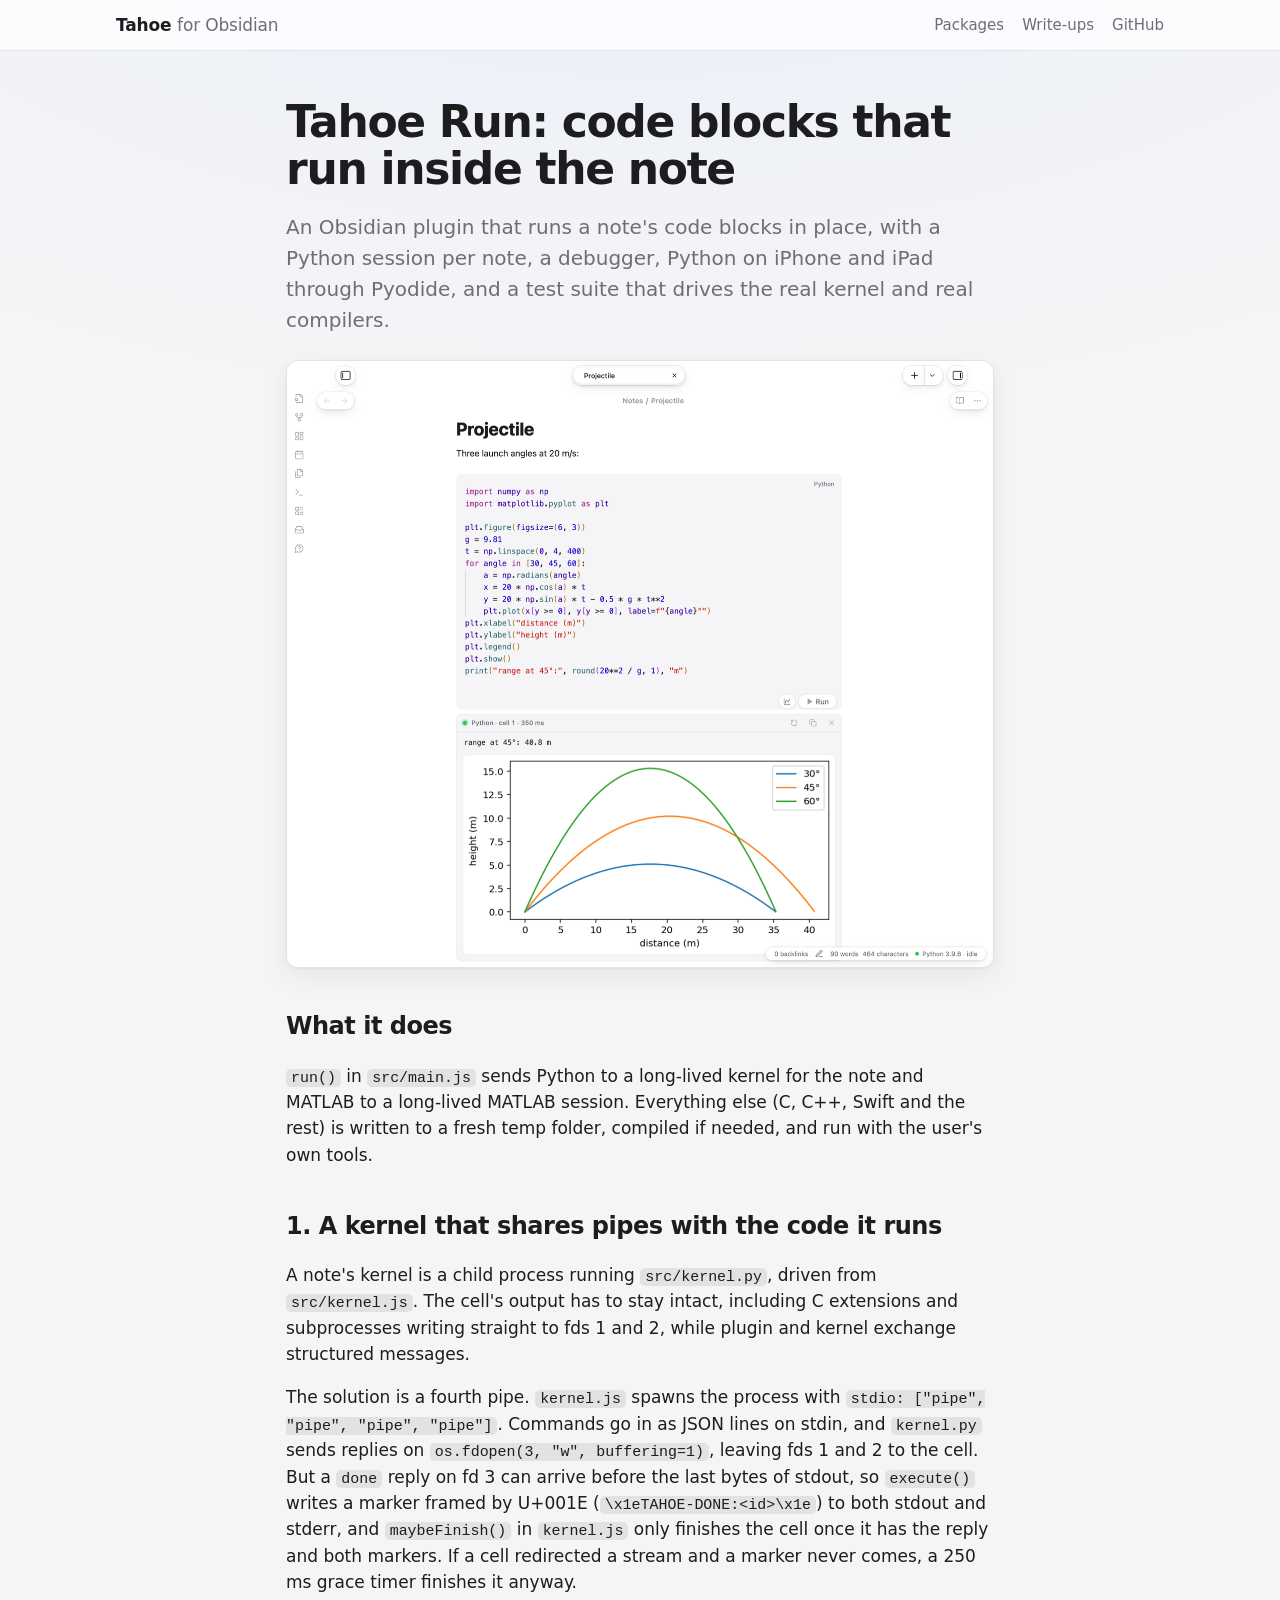
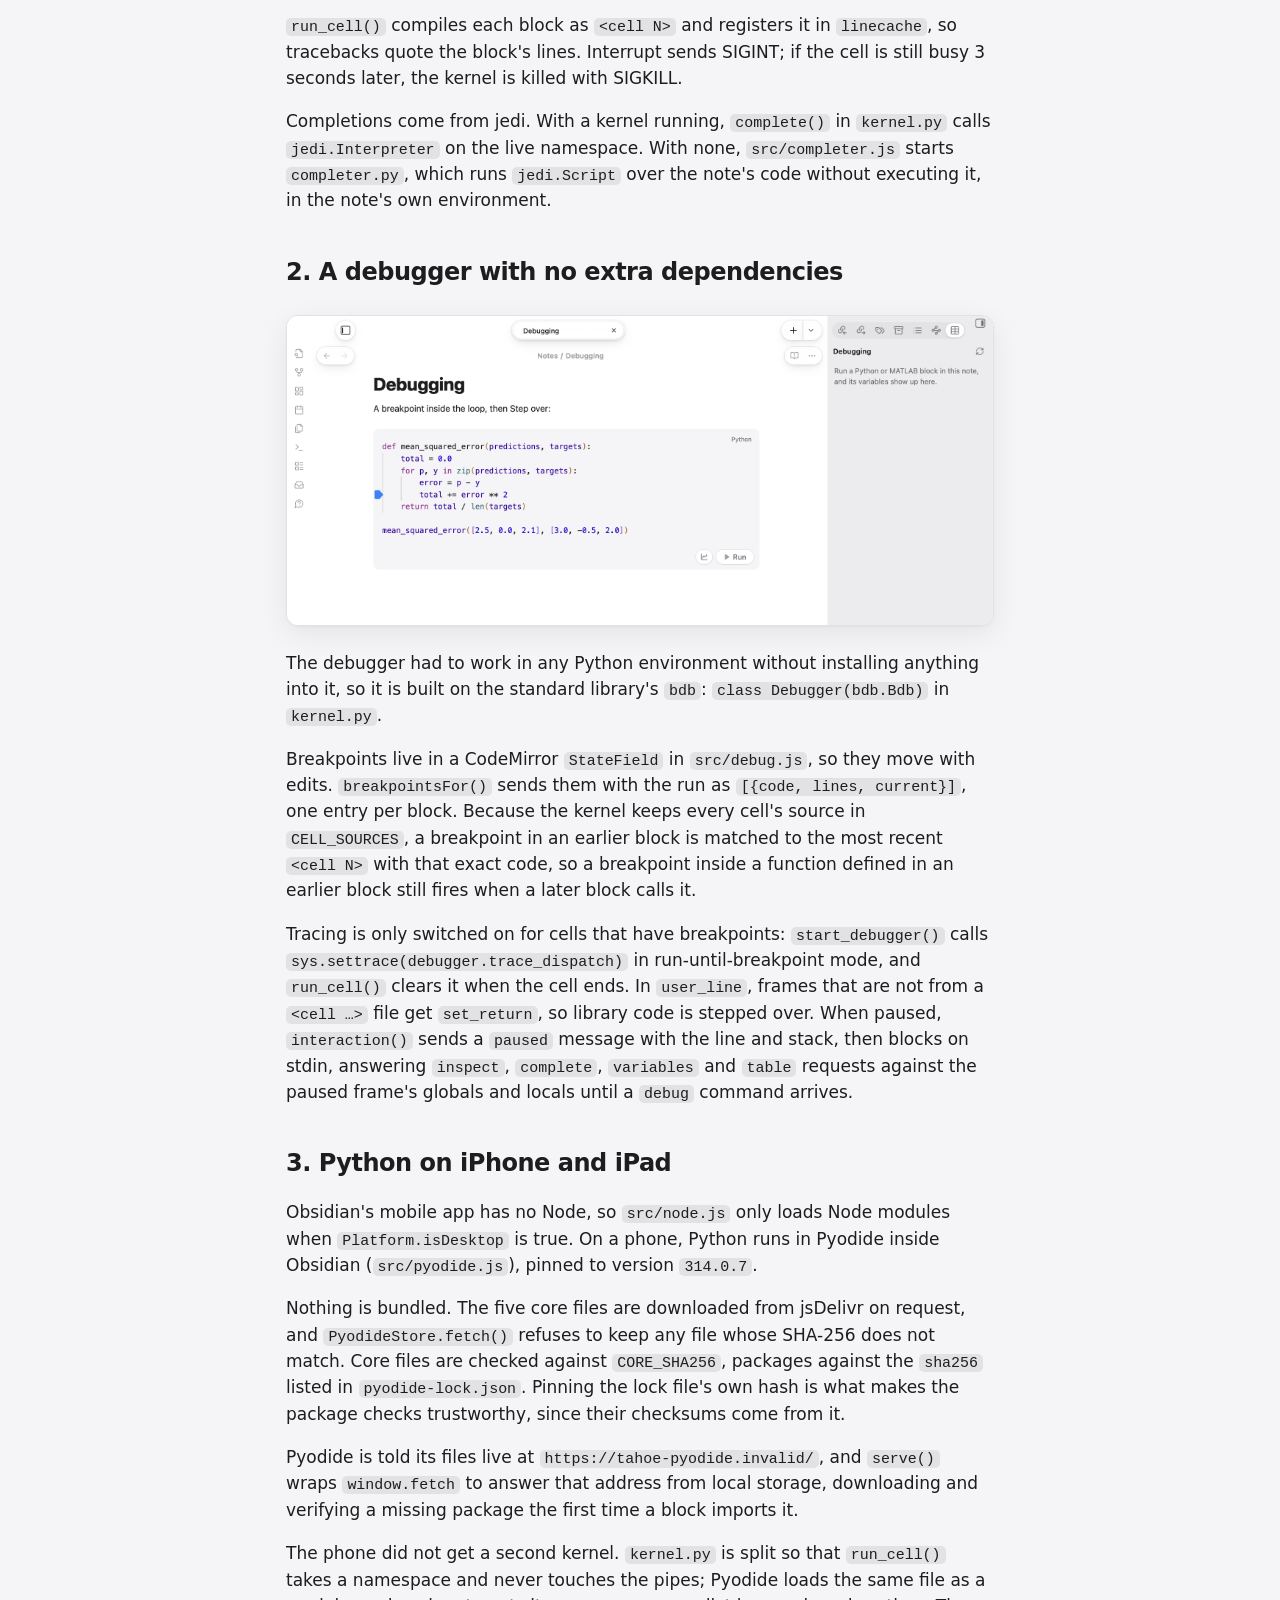
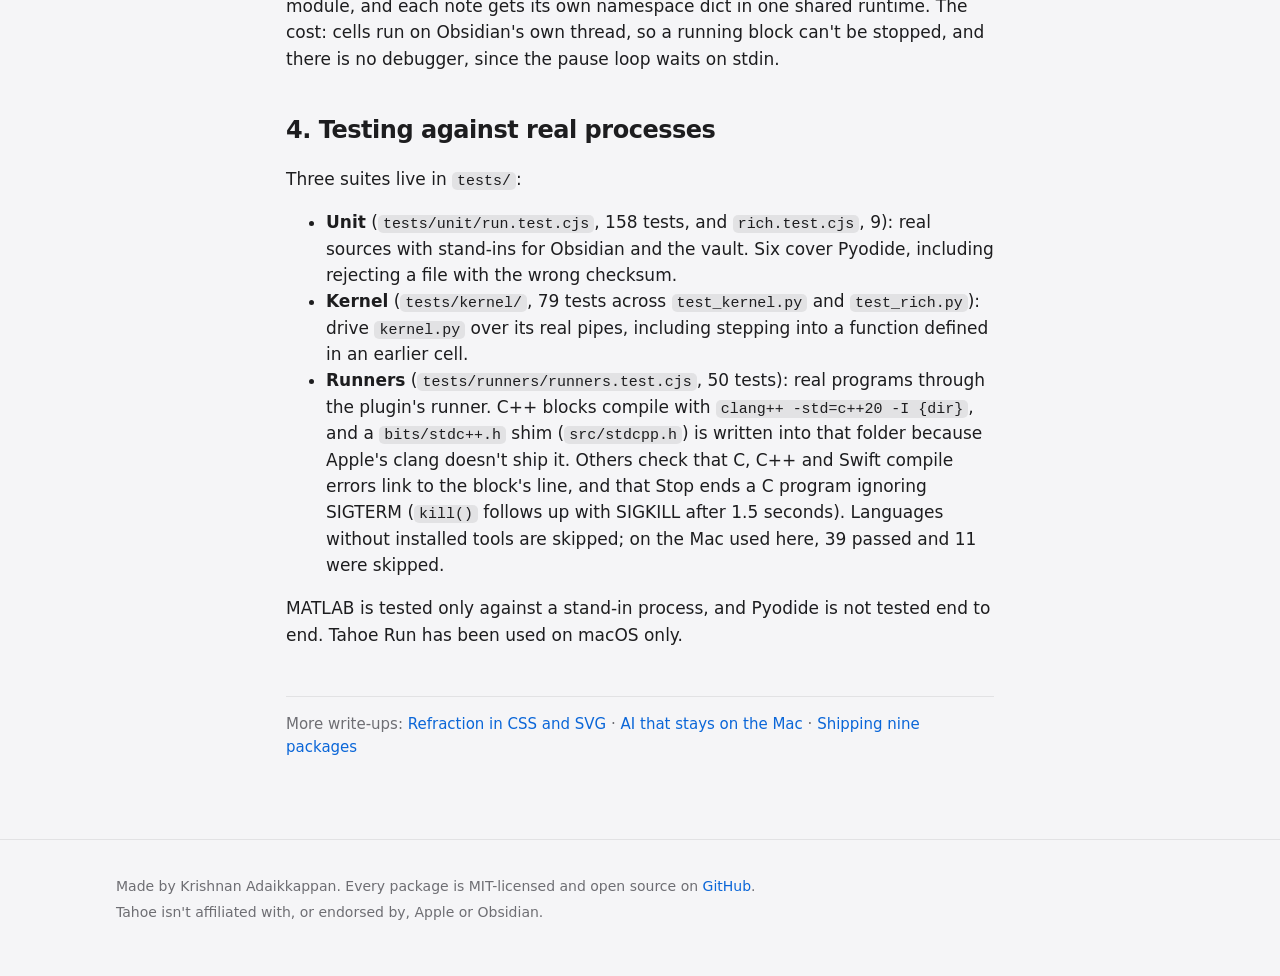
<file: writeups/run.html>
<!doctype html>
<html lang="en">
<head>
<meta charset="utf-8">
<meta name="viewport" content="width=device-width, initial-scale=1">
<title>Tahoe Run: code blocks that run inside the note · Tahoe</title>
<meta name="description" content="An Obsidian plugin that runs a note&#x27;s code blocks in place, with a Python session per note, a debugger, Python on iPhone and iPad through Pyodide, and a test suite that drives the real kernel and real compilers.">
<meta property="og:title" content="Tahoe Run: code blocks that run inside the note · Tahoe">
<meta property="og:description" content="An Obsidian plugin that runs a note&#x27;s code blocks in place, with a Python session per note, a debugger, Python on iPhone and iPad through Pyodide, and a test suite that drives the real kernel and real compilers.">
<link rel="stylesheet" href="../style.css">
</head>
<body>
<header class="bar"><div class="bar-inner"><a class="brand" href="../index.html">Tahoe <span>for Obsidian</span></a>
<nav><a href="../index.html#packages">Packages</a><a href="../index.html#writeups">Write-ups</a><a href="https://github.com/krishnanefx">GitHub</a></nav></div></header>
<main class="wrap article">
<h1>Tahoe Run: code blocks that run inside the note</h1>
<p>An Obsidian plugin that runs a note's code blocks in place, with a Python session per note, a debugger, Python on iPhone and iPad through Pyodide, and a test suite that drives the real kernel and real compilers.</p>
<p><img alt="A Python block in a note with its printed output and a matplotlib plot underneath" src="../images/run-run.png" /></p>
<h2>What it does</h2>
<p><code>run()</code> in <code>src/main.js</code> sends Python to a long-lived kernel for the note and MATLAB to a long-lived MATLAB session. Everything else (C, C++, Swift and the rest) is written to a fresh temp folder, compiled if needed, and run with the user's own tools.</p>
<h2>1. A kernel that shares pipes with the code it runs</h2>
<p>A note's kernel is a child process running <code>src/kernel.py</code>, driven from <code>src/kernel.js</code>. The cell's output has to stay intact, including C extensions and subprocesses writing straight to fds 1 and 2, while plugin and kernel exchange structured messages.</p>
<p>The solution is a fourth pipe. <code>kernel.js</code> spawns the process with <code>stdio: ["pipe", "pipe", "pipe", "pipe"]</code>. Commands go in as JSON lines on stdin, and <code>kernel.py</code> sends replies on <code>os.fdopen(3, "w", buffering=1)</code>, leaving fds 1 and 2 to the cell. But a <code>done</code> reply on fd 3 can arrive before the last bytes of stdout, so <code>execute()</code> writes a marker framed by U+001E (<code>\x1eTAHOE-DONE:&lt;id&gt;\x1e</code>) to both stdout and stderr, and <code>maybeFinish()</code> in <code>kernel.js</code> only finishes the cell once it has the reply and both markers. If a cell redirected a stream and a marker never comes, a 250 ms grace timer finishes it anyway.</p>
<p><code>run_cell()</code> compiles each block as <code>&lt;cell N&gt;</code> and registers it in <code>linecache</code>, so tracebacks quote the block's lines. Interrupt sends SIGINT; if the cell is still busy 3 seconds later, the kernel is killed with SIGKILL.</p>
<p>Completions come from jedi. With a kernel running, <code>complete()</code> in <code>kernel.py</code> calls <code>jedi.Interpreter</code> on the live namespace. With none, <code>src/completer.js</code> starts <code>completer.py</code>, which runs <code>jedi.Script</code> over the note's code without executing it, in the note's own environment.</p>
<h2>2. A debugger with no extra dependencies</h2>
<p><img alt="A Python block with a breakpoint set inside a loop" src="../images/run-debugger-demo.png" /></p>
<p>The debugger had to work in any Python environment without installing anything into it, so it is built on the standard library's <code>bdb</code>: <code>class Debugger(bdb.Bdb)</code> in <code>kernel.py</code>.</p>
<p>Breakpoints live in a CodeMirror <code>StateField</code> in <code>src/debug.js</code>, so they move with edits. <code>breakpointsFor()</code> sends them with the run as <code>[{code, lines, current}]</code>, one entry per block. Because the kernel keeps every cell's source in <code>CELL_SOURCES</code>, a breakpoint in an earlier block is matched to the most recent <code>&lt;cell N&gt;</code> with that exact code, so a breakpoint inside a function defined in an earlier block still fires when a later block calls it.</p>
<p>Tracing is only switched on for cells that have breakpoints: <code>start_debugger()</code> calls <code>sys.settrace(debugger.trace_dispatch)</code> in run-until-breakpoint mode, and <code>run_cell()</code> clears it when the cell ends. In <code>user_line</code>, frames that are not from a <code>&lt;cell …&gt;</code> file get <code>set_return</code>, so library code is stepped over. When paused, <code>interaction()</code> sends a <code>paused</code> message with the line and stack, then blocks on stdin, answering <code>inspect</code>, <code>complete</code>, <code>variables</code> and <code>table</code> requests against the paused frame's globals and locals until a <code>debug</code> command arrives.</p>
<h2>3. Python on iPhone and iPad</h2>
<p>Obsidian's mobile app has no Node, so <code>src/node.js</code> only loads Node modules when <code>Platform.isDesktop</code> is true. On a phone, Python runs in Pyodide inside Obsidian (<code>src/pyodide.js</code>), pinned to version <code>314.0.7</code>.</p>
<p>Nothing is bundled. The five core files are downloaded from jsDelivr on request, and <code>PyodideStore.fetch()</code> refuses to keep any file whose SHA-256 does not match. Core files are checked against <code>CORE_SHA256</code>, packages against the <code>sha256</code> listed in <code>pyodide-lock.json</code>. Pinning the lock file's own hash is what makes the package checks trustworthy, since their checksums come from it.</p>
<p>Pyodide is told its files live at <code>https://tahoe-pyodide.invalid/</code>, and <code>serve()</code> wraps <code>window.fetch</code> to answer that address from local storage, downloading and verifying a missing package the first time a block imports it.</p>
<p>The phone did not get a second kernel. <code>kernel.py</code> is split so that <code>run_cell()</code> takes a namespace and never touches the pipes; Pyodide loads the same file as a module, and each note gets its own namespace dict in one shared runtime. The cost: cells run on Obsidian's own thread, so a running block can't be stopped, and there is no debugger, since the pause loop waits on stdin.</p>
<h2>4. Testing against real processes</h2>
<p>Three suites live in <code>tests/</code>:</p>
<ul>
<li><strong>Unit</strong> (<code>tests/unit/run.test.cjs</code>, 158 tests, and <code>rich.test.cjs</code>, 9): real sources with stand-ins for Obsidian and the vault. Six cover Pyodide, including rejecting a file with the wrong checksum.</li>
<li><strong>Kernel</strong> (<code>tests/kernel/</code>, 79 tests across <code>test_kernel.py</code> and <code>test_rich.py</code>): drive <code>kernel.py</code> over its real pipes, including stepping into a function defined in an earlier cell.</li>
<li><strong>Runners</strong> (<code>tests/runners/runners.test.cjs</code>, 50 tests): real programs through the plugin's runner. C++ blocks compile with <code>clang++ -std=c++20 -I {dir}</code>, and a <code>bits/stdc++.h</code> shim (<code>src/stdcpp.h</code>) is written into that folder because Apple's clang doesn't ship it. Others check that C, C++ and Swift compile errors link to the block's line, and that Stop ends a C program ignoring SIGTERM (<code>kill()</code> follows up with SIGKILL after 1.5 seconds). Languages without installed tools are skipped; on the Mac used here, 39 passed and 11 were skipped.</li>
</ul>
<p>MATLAB is tested only against a stand-in process, and Pyodide is not tested end to end. Tahoe Run has been used on macOS only.</p>
<p class="more">More write-ups: <a href="glass.html">Refraction in CSS and SVG</a> · <a href="intelligence.html">AI that stays on the Mac</a> · <a href="release.html">Shipping nine packages</a></p>
</main>
<footer><div class="wrap">
<p>Made by Krishnan Adaikkappan. Every package is MIT-licensed and open source on <a href="https://github.com/krishnanefx">GitHub</a>.</p>
<p>Tahoe isn't affiliated with, or endorsed by, Apple or Obsidian.</p>
</div></footer>
</body>
</html>
</file>
<file: style.css>
:root {
  --bg: #f5f5f7;
  --bg-tint: #e8eef8;
  --surface: rgba(255, 255, 255, 0.72);
  --surface-solid: #ffffff;
  --text: #1d1d1f;
  --muted: #6e6e73;
  --line: rgba(0, 0, 0, 0.08);
  --accent: #0a66d8;
  --accent-text: #ffffff;
  --shadow: 0 1px 2px rgba(0, 0, 0, 0.04), 0 8px 28px rgba(0, 0, 0, 0.07);
  --radius: 18px;
  color-scheme: light dark;
}
@media (prefers-color-scheme: dark) {
  :root {
    --bg: #111113;
    --bg-tint: #17202e;
    --surface: rgba(38, 38, 42, 0.7);
    --surface-solid: #1f1f22;
    --text: #f5f5f7;
    --muted: #a1a1a6;
    --line: rgba(255, 255, 255, 0.1);
    --accent: #3d8eff;
    --shadow: 0 1px 2px rgba(0, 0, 0, 0.3), 0 8px 28px rgba(0, 0, 0, 0.35);
  }
}

* { box-sizing: border-box; }
html { -webkit-text-size-adjust: 100%; }
body {
  margin: 0;
  font: 17px/1.55 -apple-system, BlinkMacSystemFont, "SF Pro Text", "Segoe UI", system-ui, sans-serif;
  color: var(--text);
  background: radial-gradient(1200px 600px at 50% -200px, var(--bg-tint), transparent), var(--bg);
  background-attachment: fixed;
}
a { color: var(--accent); text-decoration: none; }
a:hover { text-decoration: underline; }
img { max-width: 100%; height: auto; display: block; }
.wrap { max-width: 1080px; margin: 0 auto; padding: 0 16px; }

.bar {
  position: sticky; top: 0; z-index: 10;
  background: var(--surface);
  -webkit-backdrop-filter: saturate(1.8) blur(20px);
  backdrop-filter: saturate(1.8) blur(20px);
  border-bottom: 1px solid var(--line);
}
.bar-inner { max-width: 1080px; margin: 0 auto; padding: 12px 16px; display: flex; align-items: center; gap: 16px; }
.brand { font-weight: 650; color: var(--text); letter-spacing: -0.01em; }
.brand span { color: var(--muted); font-weight: 500; }
.bar nav { margin-left: auto; display: flex; gap: 18px; font-size: 15px; }
.bar nav a { color: var(--muted); }
.bar nav a:hover { color: var(--text); text-decoration: none; }

.hero { padding-top: 72px; text-align: center; }
h1 { font-size: clamp(40px, 7vw, 64px); line-height: 1.05; letter-spacing: -0.03em; margin: 0 0 18px; }
.lede { font-size: clamp(18px, 2.4vw, 21px); color: var(--muted); max-width: 760px; margin: 0 auto 18px; }
.stats { font-size: 15px; color: var(--muted); margin: 0 0 40px; }
.stats span { color: var(--text); font-weight: 650; font-variant-numeric: tabular-nums; }
.stats small { display: block; font-size: 13px; margin-top: 2px; }
.shot img { border-radius: 14px; box-shadow: var(--shadow); border: 1px solid var(--line); margin: 0 auto; }

section { padding-bottom: 24px; }
h2 { font-size: 32px; letter-spacing: -0.02em; margin: 72px 0 8px; }
.section-lede { color: var(--muted); margin: 0 0 24px; }
#packages h2 { margin-bottom: 24px; }

.grid { display: grid; grid-template-columns: repeat(auto-fill, minmax(320px, 1fr)); gap: 20px; }
.card {
  background: var(--surface-solid);
  border: 1px solid var(--line);
  border-radius: var(--radius);
  box-shadow: var(--shadow);
  overflow: hidden;
  display: flex; flex-direction: column;
}
.card img { aspect-ratio: 16 / 10; object-fit: cover; object-position: top left; width: 100%; border-bottom: 1px solid var(--line); }
.card-body { padding: 18px 20px 20px; display: flex; flex-direction: column; flex: 1; }
.card h3 { margin: 0; font-size: 20px; letter-spacing: -0.01em; }
.card p { color: var(--muted); font-size: 15px; margin: 8px 0 16px; flex: 1; }
.count { font-size: 13px; color: var(--muted); font-variant-numeric: tabular-nums; min-height: 1em; }
.links { display: flex; flex-wrap: wrap; gap: 8px; align-items: center; }
.btn {
  display: inline-block; padding: 7px 14px; border-radius: 999px;
  background: var(--accent); color: var(--accent-text); font-size: 14px; font-weight: 550;
}
.btn:hover { text-decoration: none; filter: brightness(1.08); }
.btn.ghost { background: transparent; color: var(--accent); border: 1px solid var(--line); }
.soon { font-size: 14px; color: var(--muted); padding: 7px 4px; }

.writeups { display: grid; grid-template-columns: repeat(auto-fill, minmax(240px, 1fr)); gap: 16px; }
.writeup {
  display: flex; flex-direction: column; gap: 6px;
  padding: 20px; border-radius: var(--radius);
  background: var(--surface-solid); border: 1px solid var(--line); box-shadow: var(--shadow);
  color: var(--text);
}
.writeup:hover { text-decoration: none; border-color: var(--accent); }
.writeup span { font-size: 13px; color: var(--accent); font-weight: 600; }
.writeup strong { font-size: 18px; line-height: 1.3; }
.writeup em { font-style: normal; color: var(--muted); font-size: 15px; }

.article { max-width: 740px; padding-top: 48px; }
.article h1 { font-size: clamp(32px, 5vw, 44px); }
.article h1 + p { font-size: 20px; color: var(--muted); }
.article h2 { font-size: 24px; margin: 40px 0 8px; }
.article img { border-radius: 12px; border: 1px solid var(--line); box-shadow: var(--shadow); margin: 24px 0; }
.article code { font: 0.88em ui-monospace, "SF Mono", Menlo, monospace; background: var(--line); padding: 1px 5px; border-radius: 5px; }
.article pre { background: var(--surface-solid); border: 1px solid var(--line); border-radius: 12px; padding: 14px 16px; overflow-x: auto; }
.article pre code { background: none; padding: 0; }
.article table { border-collapse: collapse; width: 100%; font-size: 15px; display: block; overflow-x: auto; }
.article th, .article td { text-align: left; padding: 8px 10px; border-bottom: 1px solid var(--line); }
.more { margin-top: 48px; padding-top: 16px; border-top: 1px solid var(--line); color: var(--muted); font-size: 15px; }

footer { margin-top: 80px; padding: 32px 0 48px; border-top: 1px solid var(--line); color: var(--muted); font-size: 14px; }
footer p { margin: 4px 0; }

@media (max-width: 560px) {
  .bar nav a:first-child { display: none; }
  .grid { grid-template-columns: 1fr; }
  .hero { padding-top: 48px; }
}
</file>
